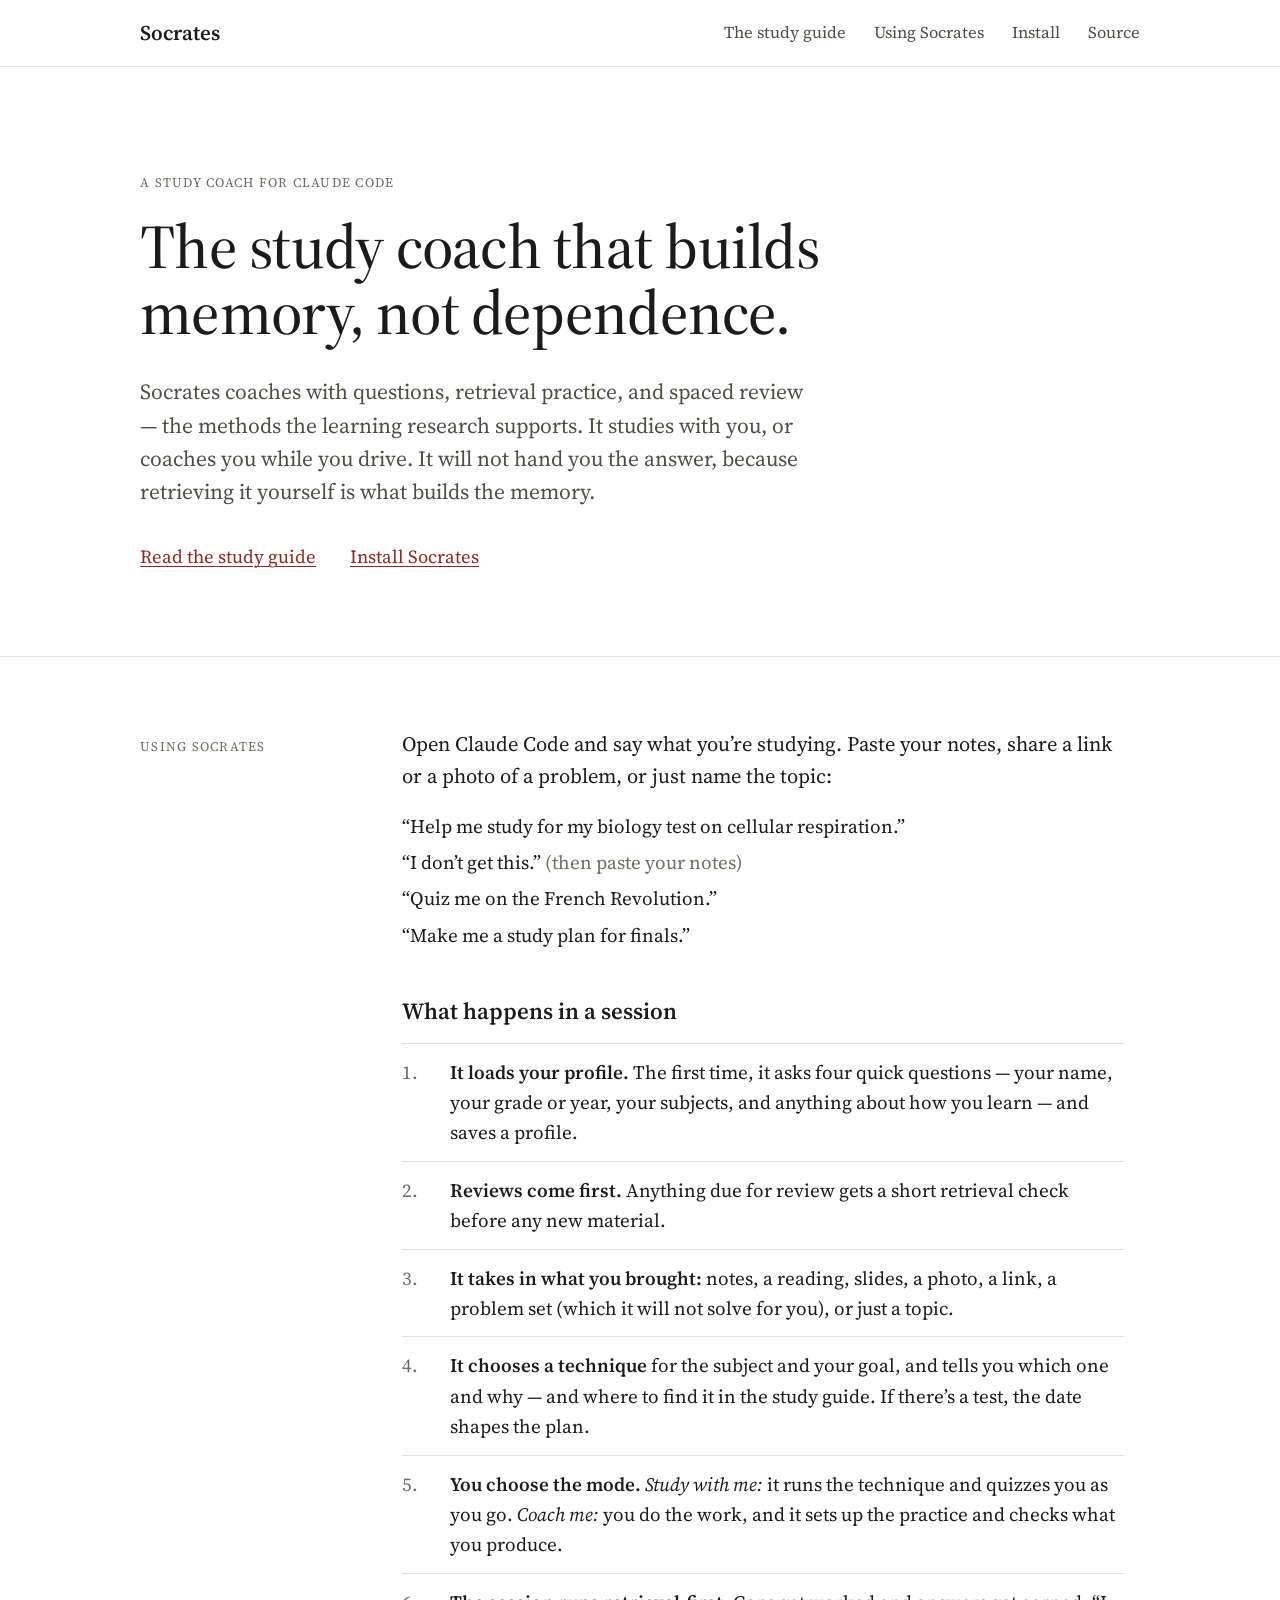
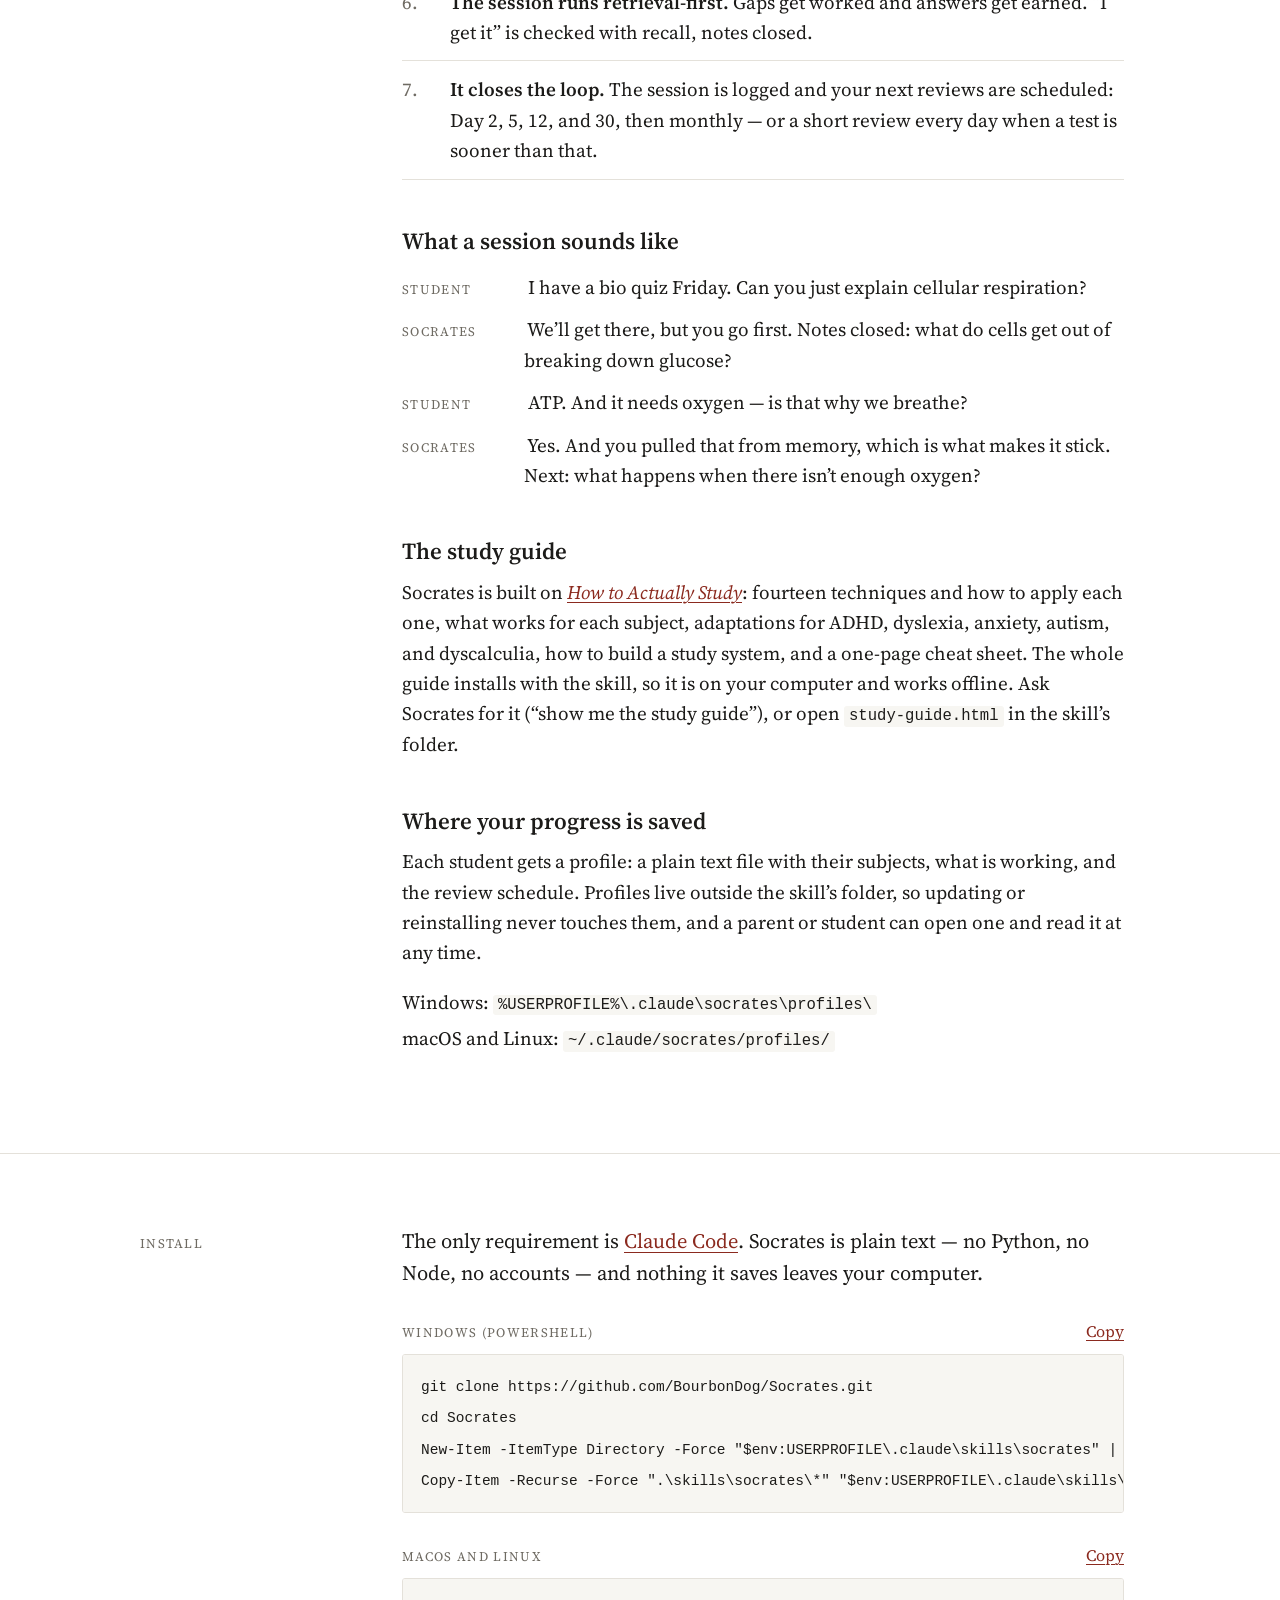
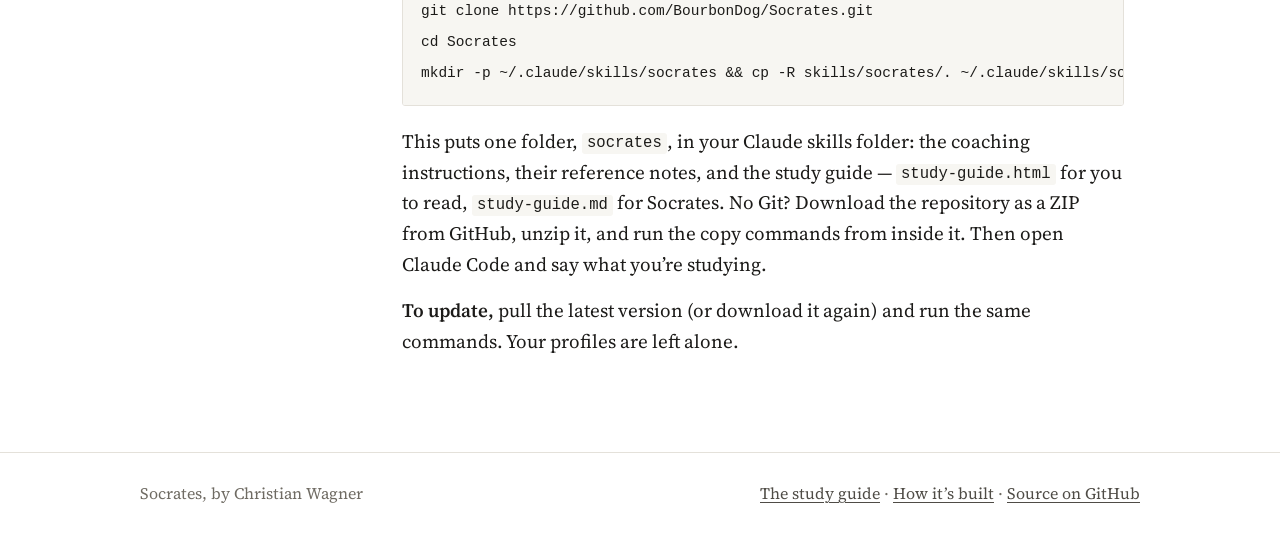
<file: docs/index.html>
<!doctype html>
<html lang="en">
<head>
<meta charset="utf-8">
<meta name="viewport" content="width=device-width, initial-scale=1">
<title>Socrates: a study coach for Claude Code</title>
<meta name="description" content="Socrates is a study coach for Claude Code. It coaches with questions, retrieval practice, and spaced review, and installs with the full study guide it is built on.">
<link rel="canonical" href="https://bourbondog.github.io/Socrates/">
<meta property="og:title" content="Socrates: the study coach that builds memory, not dependence">
<meta property="og:description" content="A study coach for Claude Code, for students from high school through graduate school. It installs with the full study guide it is built on.">
<meta property="og:type" content="website">
<meta property="og:url" content="https://bourbondog.github.io/Socrates/">
<link rel="icon" href="data:image/svg+xml,%3Csvg xmlns='http://www.w3.org/2000/svg' viewBox='0 0 64 64'%3E%3Crect width='64' height='64' rx='10' fill='%231c1b19'/%3E%3Ctext x='32' y='46' font-size='40' text-anchor='middle' fill='%23ffffff' font-family='Georgia,serif'%3E%CE%A3%3C/text%3E%3C/svg%3E">
<link rel="preload" href="fonts/source-serif-4-latin-opsz-normal.woff2" as="font" type="font/woff2" crossorigin>
<link rel="stylesheet" href="site.css">
</head>
<body>

<header class="site-nav">
  <div class="wrap nav-inner">
    <a class="wordmark" href="./">Socrates</a>
    <nav class="nav-links" aria-label="Site">
      <a href="study-guide/">The study guide</a>
      <a href="#using">Using Socrates</a>
      <a href="#install">Install</a>
      <a href="https://github.com/BourbonDog/Socrates">Source</a>
    </nav>
  </div>
</header>

<main>

<section class="hero">
  <div class="wrap">
    <p class="kicker">A study coach for Claude Code</p>
    <h1>The study coach that builds memory, not dependence.</h1>
    <p class="lede">Socrates coaches with questions, retrieval practice, and spaced review — the methods the learning research supports. It studies with you, or coaches you while you drive. It will not hand you the answer, because retrieving it yourself is what builds the memory.</p>
    <p class="cta"><a href="study-guide/">Read the study guide</a> <a href="#install">Install Socrates</a></p>
  </div>
</section>

<section class="section" id="using">
  <div class="wrap section-grid">
    <h2 class="section-label">Using Socrates</h2>
    <div class="section-body">
      <p class="lead">Open Claude Code and say what you’re studying. Paste your notes, share a link or a photo of a problem, or just name the topic:</p>
      <ul class="prompts">
        <li>“Help me study for my biology test on cellular respiration.”</li>
        <li>“I don’t get this.” <span class="aside">(then paste your notes)</span></li>
        <li>“Quiz me on the French Revolution.”</li>
        <li>“Make me a study plan for finals.”</li>
      </ul>

      <h3>What happens in a session</h3>
      <ol class="steps-list">
        <li><span><b>It loads your profile.</b> The first time, it asks four quick questions — your name, your grade or year, your subjects, and anything about how you learn — and saves a profile.</span></li>
        <li><span><b>Reviews come first.</b> Anything due for review gets a short retrieval check before any new material.</span></li>
        <li><span><b>It takes in what you brought:</b> notes, a reading, slides, a photo, a link, a problem set (which it will not solve for you), or just a topic.</span></li>
        <li><span><b>It chooses a technique</b> for the subject and your goal, and tells you which one and why — and where to find it in the study guide. If there’s a test, the date shapes the plan.</span></li>
        <li><span><b>You choose the mode.</b> <i>Study with me:</i> it runs the technique and quizzes you as you go. <i>Coach me:</i> you do the work, and it sets up the practice and checks what you produce.</span></li>
        <li><span><b>The session runs retrieval-first.</b> Gaps get worked and answers get earned. “I get it” is checked with recall, notes closed.</span></li>
        <li><span><b>It closes the loop.</b> The session is logged and your next reviews are scheduled: Day 2, 5, 12, and 30, then monthly — or a short review every day when a test is sooner than that.</span></li>
      </ol>

      <h3>What a session sounds like</h3>
      <div class="dialogue">
        <p><span class="speaker">Student</span> I have a bio quiz Friday. Can you just explain cellular respiration?</p>
        <p><span class="speaker">Socrates</span> We’ll get there, but you go first. Notes closed: what do cells get out of breaking down glucose?</p>
        <p><span class="speaker">Student</span> ATP. And it needs oxygen — is that why we breathe?</p>
        <p><span class="speaker">Socrates</span> Yes. And you pulled that from memory, which is what makes it stick. Next: what happens when there isn’t enough oxygen?</p>
      </div>

      <h3>The study guide</h3>
      <p>Socrates is built on <a href="study-guide/"><i>How to Actually Study</i></a>: fourteen techniques and how to apply each one, what works for each subject, adaptations for ADHD, dyslexia, anxiety, autism, and dyscalculia, how to build a study system, and a one-page cheat sheet. The whole guide installs with the skill, so it is on your computer and works offline. Ask Socrates for it (“show me the study guide”), or open <code>study-guide.html</code> in the skill’s folder.</p>

      <h3>Where your progress is saved</h3>
      <p>Each student gets a profile: a plain text file with their subjects, what is working, and the review schedule. Profiles live outside the skill’s folder, so updating or reinstalling never touches them, and a parent or student can open one and read it at any time.</p>
      <p class="paths">Windows: <code>%USERPROFILE%\.claude\socrates\profiles\</code><br>macOS and Linux: <code>~/.claude/socrates/profiles/</code></p>
    </div>
  </div>
</section>

<section class="section" id="install">
  <div class="wrap section-grid">
    <h2 class="section-label">Install</h2>
    <div class="section-body">
      <p class="lead">The only requirement is <a href="https://claude.com/claude-code">Claude Code</a>. Socrates is plain text — no Python, no Node, no accounts — and nothing it saves leaves your computer.</p>

      <div class="cmd">
        <div class="cmd-head"><span class="cmd-label">Windows (PowerShell)</span><button class="copy" type="button">Copy</button></div>
<pre><code>git clone https://github.com/BourbonDog/Socrates.git
cd Socrates
New-Item -ItemType Directory -Force "$env:USERPROFILE\.claude\skills\socrates" | Out-Null
Copy-Item -Recurse -Force ".\skills\socrates\*" "$env:USERPROFILE\.claude\skills\socrates"</code></pre>
      </div>

      <div class="cmd">
        <div class="cmd-head"><span class="cmd-label">macOS and Linux</span><button class="copy" type="button">Copy</button></div>
<pre><code>git clone https://github.com/BourbonDog/Socrates.git
cd Socrates
mkdir -p ~/.claude/skills/socrates &amp;&amp; cp -R skills/socrates/. ~/.claude/skills/socrates/</code></pre>
      </div>

      <p>This puts one folder, <code>socrates</code>, in your Claude skills folder: the coaching instructions, their reference notes, and the study guide — <code>study-guide.html</code> for you to read, <code>study-guide.md</code> for Socrates. No Git? Download the repository as a ZIP from GitHub, unzip it, and run the copy commands from inside it. Then open Claude Code and say what you’re studying.</p>
      <p><b>To update,</b> pull the latest version (or download it again) and run the same commands. Your profiles are left alone.</p>
    </div>
  </div>
</section>

</main>

<footer class="site-foot">
  <div class="wrap foot-inner">
    <span>Socrates, by Christian Wagner</span>
    <span><a href="study-guide/">The study guide</a> · <a href="https://github.com/BourbonDog/Socrates/blob/main/docs/design.md">How it’s built</a> · <a href="https://github.com/BourbonDog/Socrates">Source on GitHub</a></span>
  </div>
</footer>

<script>
document.querySelectorAll('.copy').forEach(function (btn) {
  btn.addEventListener('click', function () {
    var code = btn.closest('.cmd').querySelector('code').innerText;
    navigator.clipboard.writeText(code).then(function () {
      btn.textContent = 'Copied';
      setTimeout(function () { btn.textContent = 'Copy'; }, 1600);
    });
  });
});
</script>

</body>
</html>
</file>
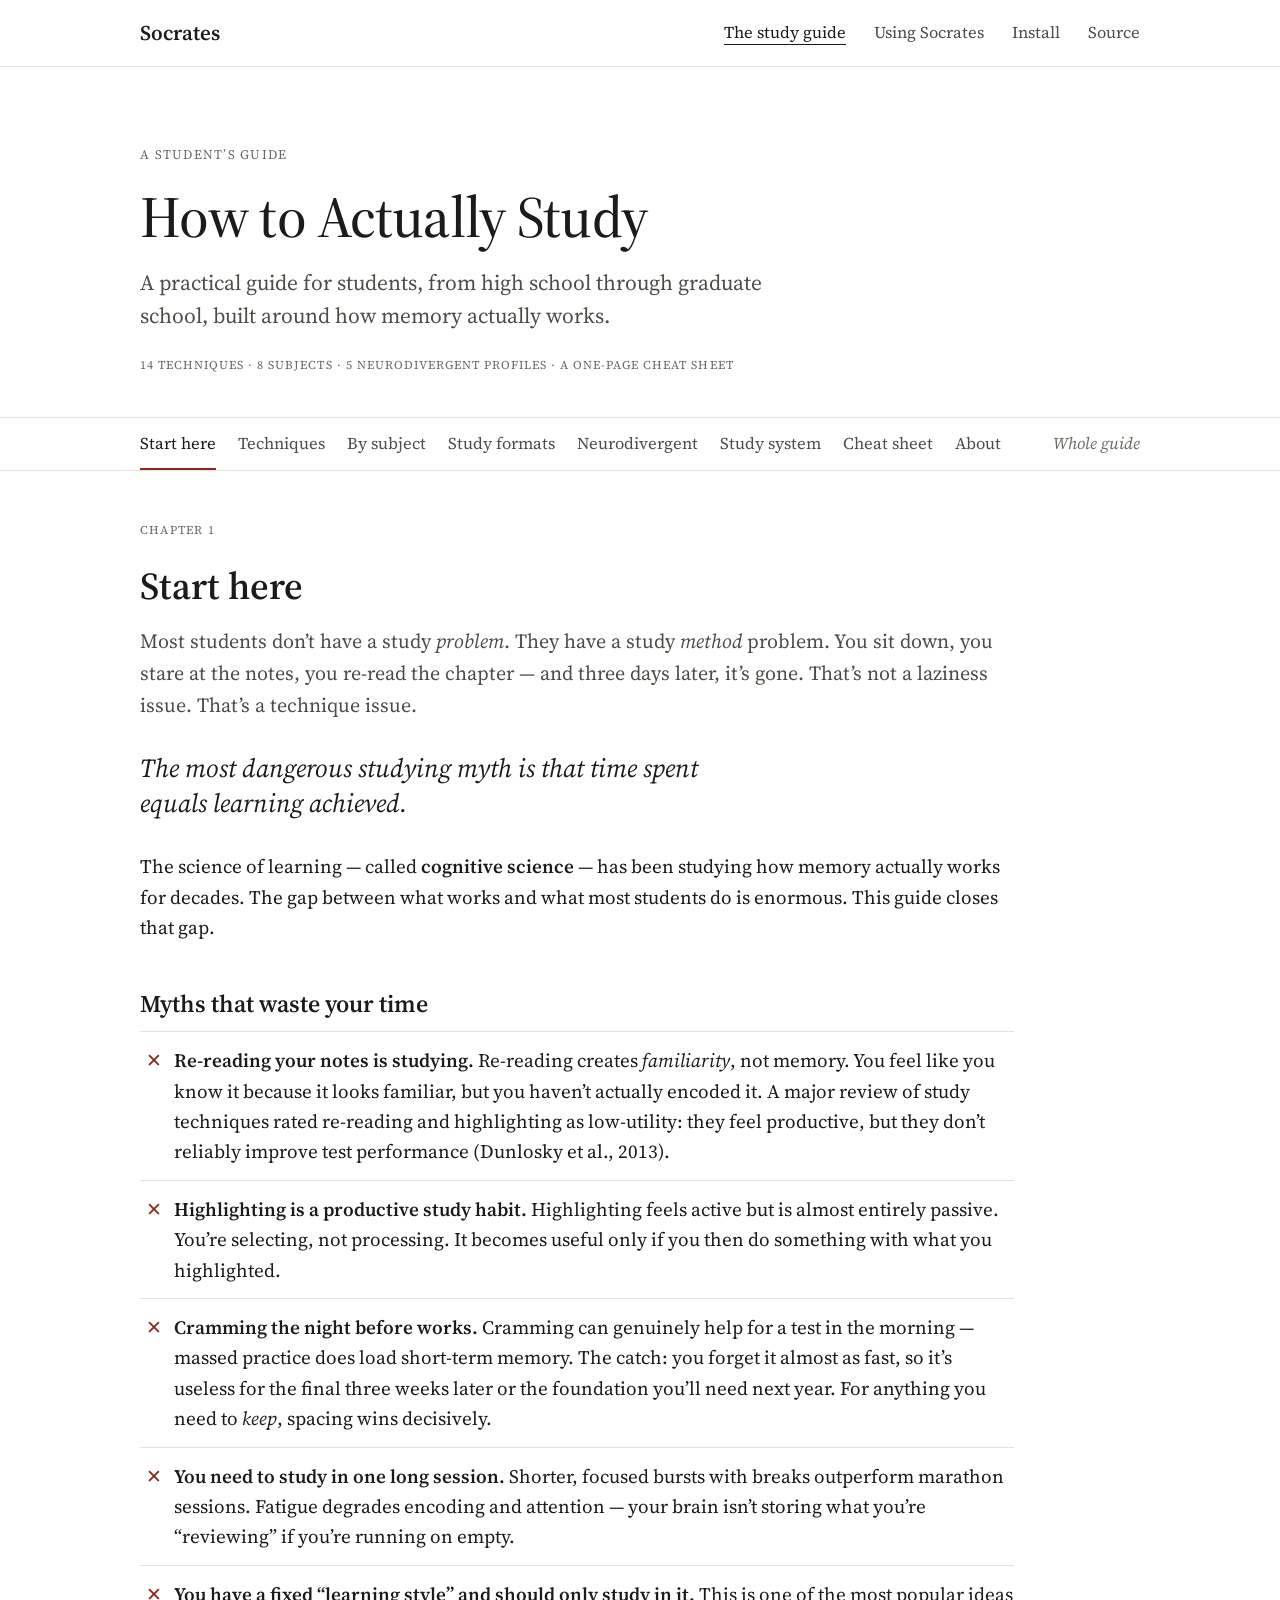
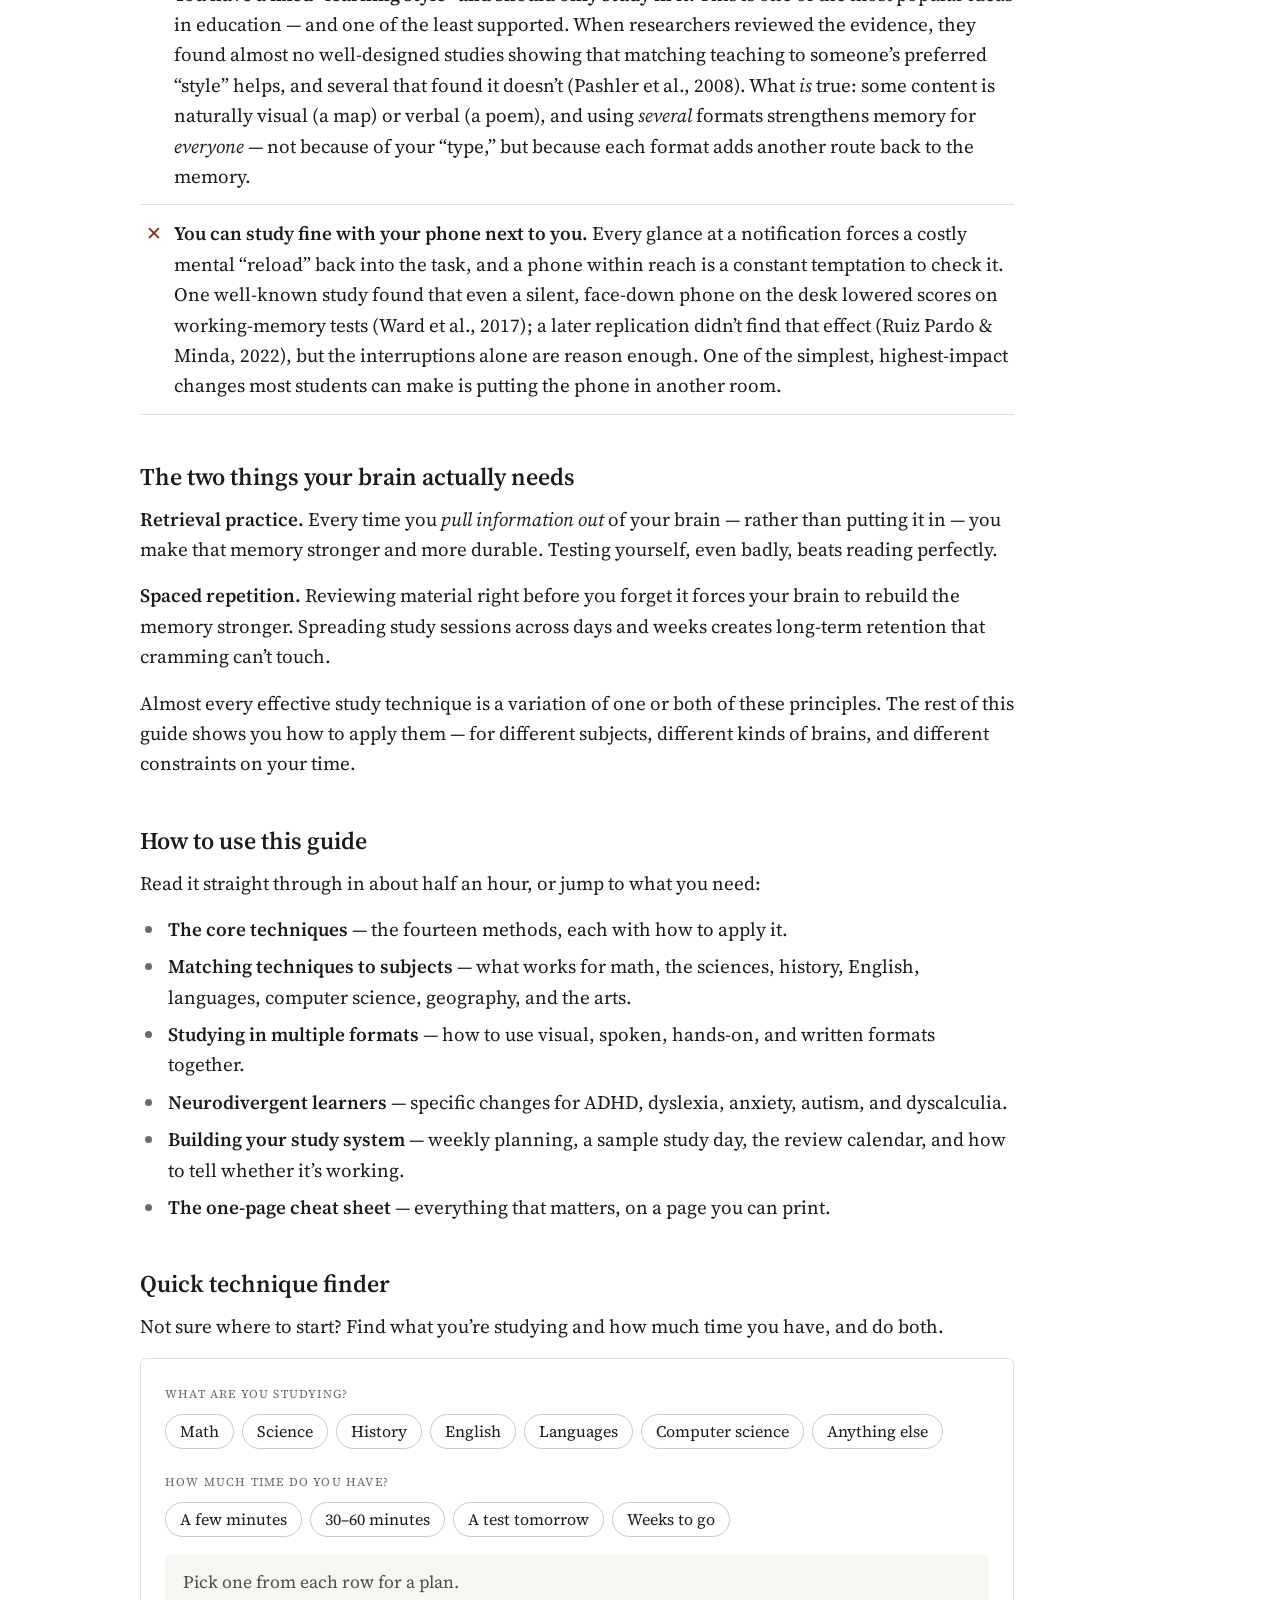
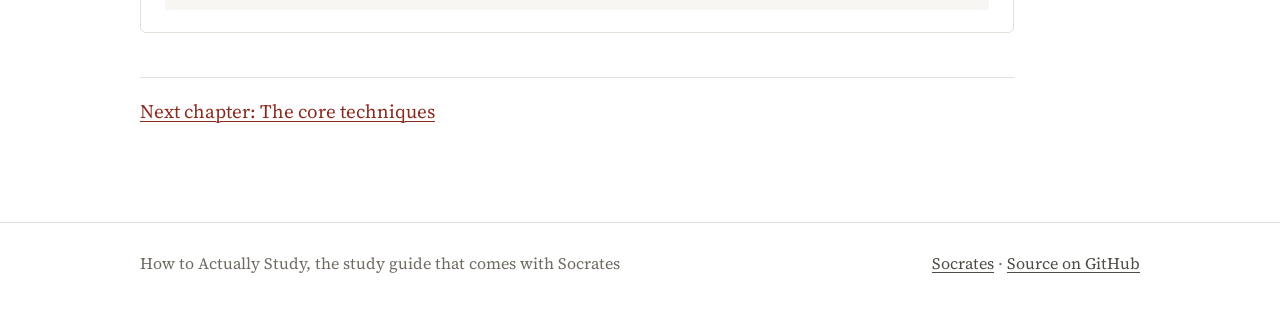
<file: docs/study-guide/index.html>
<!doctype html>
<html lang="en">
<head>
<meta charset="utf-8">
<meta name="viewport" content="width=device-width, initial-scale=1">
<title>How to Actually Study</title>
<meta name="description" content="A practical guide for students, from high school through graduate school, built around how memory actually works.">
<link rel="icon" href="data:image/svg+xml,%3Csvg xmlns='http://www.w3.org/2000/svg' viewBox='0 0 64 64'%3E%3Crect width='64' height='64' rx='10' fill='%231c1b19'/%3E%3Ctext x='32' y='46' font-size='40' text-anchor='middle' fill='%23ffffff' font-family='Georgia,serif'%3E%CE%A3%3C/text%3E%3C/svg%3E">
<link rel="canonical" href="https://bourbondog.github.io/Socrates/study-guide/">
<meta property="og:title" content="How to Actually Study">
<meta property="og:description" content="A practical guide for students, from high school through graduate school, built around how memory actually works.">
<meta property="og:type" content="article">
<meta property="og:url" content="https://bourbondog.github.io/Socrates/study-guide/">
<link rel="preload" href="../fonts/source-serif-4-latin-opsz-normal.woff2" as="font" type="font/woff2" crossorigin>
<link rel="stylesheet" href="../site.css">
</head>
<body class="guide-page">
<header class="site-nav">
  <div class="wrap nav-inner">
    <a class="wordmark" href="../">Socrates</a>
    <nav class="nav-links" aria-label="Site">
      <a href="./" aria-current="page">The study guide</a>
      <a href="../#using">Using Socrates</a>
      <a href="../#install">Install</a>
      <a href="https://github.com/BourbonDog/Socrates">Source</a>
    </nav>
  </div>
</header>

<header class="guide-head">
  <div class="wrap">
    <p class="kicker">A student’s guide</p>
    <h1>How to Actually Study</h1>
    <p class="subtitle">A practical guide for students, from high school through graduate school, built around how memory actually works.</p>
    <p class="meta">14 techniques · 8 subjects · 5 neurodivergent profiles · a one-page cheat sheet</p>
  </div>
</header>

<nav class="chapters" aria-label="Chapters">
<div class="wrap">
<ol>
<li><a href="#start-here">Start here</a></li>
<li><a href="#the-core-techniques">Techniques</a></li>
<li><a href="#matching-techniques-to-subjects">By subject</a></li>
<li><a href="#studying-in-multiple-formats">Study formats</a></li>
<li><a href="#neurodivergent-learners">Neurodivergent</a></li>
<li><a href="#building-your-study-system">Study system</a></li>
<li><a href="#the-one-page-cheat-sheet">Cheat sheet</a></li>
<li><a href="#about-this-guide">About</a></li>
<li class="all"><a href="#all">Whole guide</a></li>
</ol>
</div>
</nav>

<div class="wrap">
<article class="guide">
<section class="chapter" id="start-here">
<header class="chapter-head">
<p class="chapter-num">Chapter 1</p>
<h2>Start here</h2>
</header>
<p>Most students don’t have a study <em>problem</em>. They have a study <em>method</em> problem. You sit down, you stare at the notes, you re-read the chapter — and three days later, it’s gone. That’s not a laziness issue. That’s a technique issue.</p>
<blockquote class="pullquote"><p>The most dangerous studying myth is that time spent equals learning achieved.</p></blockquote>
<p>The science of learning — called <strong>cognitive science</strong> — has been studying how memory actually works for decades. The gap between what works and what most students do is enormous. This guide closes that gap.</p>
<section class="topic" id="myths-that-waste-your-time">
<h3>Myths that waste your time</h3>
<ul class="myths">
<li><strong>Re-reading your notes is studying.</strong> Re-reading creates <em>familiarity</em>, not memory. You feel like you know it because it looks familiar, but you haven’t actually encoded it. A major review of study techniques rated re-reading and highlighting as low-utility: they feel productive, but they don’t reliably improve test performance (Dunlosky et al., 2013).</li>
<li><strong>Highlighting is a productive study habit.</strong> Highlighting feels active but is almost entirely passive. You’re selecting, not processing. It becomes useful only if you then do something with what you highlighted.</li>
<li><strong>Cramming the night before works.</strong> Cramming can genuinely help for a test in the morning — massed practice does load short-term memory. The catch: you forget it almost as fast, so it’s useless for the final three weeks later or the foundation you’ll need next year. For anything you need to <em>keep</em>, spacing wins decisively.</li>
<li><strong>You need to study in one long session.</strong> Shorter, focused bursts with breaks outperform marathon sessions. Fatigue degrades encoding and attention — your brain isn’t storing what you’re “reviewing” if you’re running on empty.</li>
<li><strong>You have a fixed “learning style” and should only study in it.</strong> This is one of the most popular ideas in education — and one of the least supported. When researchers reviewed the evidence, they found almost no well-designed studies showing that matching teaching to someone’s preferred “style” helps, and several that found it doesn’t (Pashler et al., 2008). What <em>is</em> true: some content is naturally visual (a map) or verbal (a poem), and using <em>several</em> formats strengthens memory for <em>everyone</em> — not because of your “type,” but because each format adds another route back to the memory.</li>
<li><strong>You can study fine with your phone next to you.</strong> Every glance at a notification forces a costly mental “reload” back into the task, and a phone within reach is a constant temptation to check it. One well-known study found that even a silent, face-down phone on the desk lowered scores on working-memory tests (Ward et al., 2017); a later replication didn’t find that effect (Ruiz Pardo &amp; Minda, 2022), but the interruptions alone are reason enough. One of the simplest, highest-impact changes most students can make is putting the phone in another room.</li>
</ul>
</section>
<section class="topic" id="the-two-things-your-brain-actually-needs">
<h3>The two things your brain actually needs</h3>
<p><strong>Retrieval practice.</strong> Every time you <em>pull information out</em> of your brain — rather than putting it in — you make that memory stronger and more durable. Testing yourself, even badly, beats reading perfectly.</p>
<p><strong>Spaced repetition.</strong> Reviewing material right before you forget it forces your brain to rebuild the memory stronger. Spreading study sessions across days and weeks creates long-term retention that cramming can’t touch.</p>
<p>Almost every effective study technique is a variation of one or both of these principles. The rest of this guide shows you how to apply them — for different subjects, different kinds of brains, and different constraints on your time.</p>
</section>
<section class="topic" id="how-to-use-this-guide">
<h3>How to use this guide</h3>
<p>Read it straight through in about half an hour, or jump to what you need:</p>
<ul>
<li><strong>The core techniques</strong> — the fourteen methods, each with how to apply it.</li>
<li><strong>Matching techniques to subjects</strong> — what works for math, the sciences, history, English, languages, computer science, geography, and the arts.</li>
<li><strong>Studying in multiple formats</strong> — how to use visual, spoken, hands-on, and written formats together.</li>
<li><strong>Neurodivergent learners</strong> — specific changes for ADHD, dyslexia, anxiety, autism, and dyscalculia.</li>
<li><strong>Building your study system</strong> — weekly planning, a sample study day, the review calendar, and how to tell whether it’s working.</li>
<li><strong>The one-page cheat sheet</strong> — everything that matters, on a page you can print.</li>
</ul>
</section>
<section class="topic" id="quick-technique-finder">
<h3>Quick technique finder</h3>
<p>Not sure where to start? Find what you’re studying and how much time you have, and do both.</p>
<div class="finder-tables" data-finder>
<div class="table-wrap">
<table>
<thead>
<tr><th>If you’re studying</th><th>Do this</th></tr>
</thead>
<tbody>
<tr><td>Math</td><td>Do practice problems and interleave problem types; keep an error log and redo what you miss. Skip flashcards and re-reading.</td></tr>
<tr><td>Science</td><td>Active-recall the terminology, redraw diagrams from memory, and ask “why does this happen?” for each process.</td></tr>
<tr><td>History</td><td>Build timelines and cause-and-effect maps, then write practice answers from memory.</td></tr>
<tr><td>English</td><td>Make quote banks, map themes and characters, and plan essay structure before writing.</td></tr>
<tr><td>Languages</td><td>Use spaced-repetition flashcards (Anki) daily, and write or speak new vocabulary in real sentences.</td></tr>
<tr><td>Computer science</td><td>Code from scratch (no copy-paste), rubber-duck your logic out loud, and trace code by hand.</td></tr>
<tr><td>Anything else</td><td>Default to the universal combination: active recall plus spaced repetition.</td></tr>
</tbody>
</table>
</div>
<div class="table-wrap">
<table>
<thead>
<tr><th>If you have</th><th>Do this</th></tr>
</thead>
<tbody>
<tr><td>A few minutes</td><td>Do a Blurt: brain-dump everything you know on the topic, then check and fix the gaps.</td></tr>
<tr><td>30–60 minutes</td><td>Run one or two Pomodoros of <em>active</em> study (doing, not re-reading), with a genuine break between them.</td></tr>
<tr><td>A test tomorrow</td><td>Triage: active-recall only the highest-yield topics, do a Blurt to find the gaps — then sleep. Sleep consolidates more than one more tired hour.</td></tr>
<tr><td>Weeks to go</td><td>Set up a review calendar now (Day 1, 2, 5, 12, 30) so it sticks for the real exam.</td></tr>
</tbody>
</table>
</div>
</div>
</section>
<p class="chapter-next"><a href="#the-core-techniques">Next chapter: The core techniques</a></p>
</section>
<section class="chapter" id="the-core-techniques">
<header class="chapter-head">
<p class="chapter-num">Chapter 2</p>
<h2>The core techniques</h2>
</header>
<p>These aren’t tips — they’re methods. Most are strongly backed by research (a couple have lighter evidence, flagged where it matters), and each has a specific way to apply it. Learn the technique first, then adapt it to how you study.</p>
<article class="card technique" id="1-active-recall-self-testing">
<span class="numeral" aria-hidden="true">1</span>
<h3>Active recall (self-testing)</h3>
<p>The single most effective study technique for most students and most subjects. Instead of re-reading, you close the book and force yourself to retrieve the information from scratch. Every successful retrieval strengthens the memory. Every failed retrieval shows you exactly what to study.</p>
<div class="howto">
<p class="tag">How to apply it</p>
<p>After reading a section, close everything and write down everything you remember — like a brain dump. Then open the material and check what you missed. Alternatively: make flashcards and quiz yourself; cover your notes and recite out loud; or try answering past exam questions without looking anything up first.</p>
</div>
<ul class="chips" aria-label="Good for"><li>Vocabulary</li><li>History facts</li><li>Science concepts</li><li>Math formulas</li><li>Literature themes</li></ul>
<aside class="callout adhd">
<p class="tag">ADHD adaptation</p>
<p>Keep recall sessions short — 10 minutes at most. Use index cards you can physically shuffle and flip. Apps like Anki or Quizlet with gamified streaks can harness the dopamine system. Avoid long self-testing marathons; momentum matters more than duration.</p>
</aside>
</article>
<article class="card technique" id="2-spaced-repetition">
<span class="numeral" aria-hidden="true">2</span>
<h3>Spaced repetition</h3>
<p>Reviewing information at increasing intervals exploits the “spacing effect”: memories reviewed just before they fade are rebuilt stronger each time. It’s efficient — more retention for less total study time.</p>
<div class="howto">
<p class="tag">How to apply it</p>
<p>Learn it on Day 1, then review it on Day 2, Day 5, Day 12, and Day 30 — then monthly until the exam. (The review calendar in <em>Building your study system</em> lays this out.) If you’re using flashcards, sort them into piles: “know it,” “shaky,” and “don’t know.” Review “don’t know” every session, “shaky” every two or three days, and “know it” weekly. Anki automates this with an algorithm.</p>
</div>
<ul class="chips" aria-label="Good for"><li>Languages</li><li>Vocabulary</li><li>Biology terms</li><li>Historical dates</li><li>Math formulas</li></ul>
<aside class="callout tip">
<p class="tag">Tip</p>
<p>Pair spaced repetition with active recall and you have the most powerful learning combination known. It’s how many medical students learn thousands of terms — and it works at any level.</p>
</aside>
</article>
<article class="card technique" id="3-the-feynman-technique">
<span class="numeral" aria-hidden="true">3</span>
<h3>The Feynman technique</h3>
<p>Named after the physicist Richard Feynman, this technique is simple and brutal: if you can’t explain something simply, you don’t actually understand it. It forces you to find the gaps in your understanding — not just the gaps in your memorization. (Researchers call the underlying skill <strong>self-explanation</strong>: explaining <em>how</em> and <em>why</em> something works, in your own words, is one of the most reliable ways to turn shaky familiarity into real understanding.)</p>
<div class="howto">
<p class="tag">How to apply it</p>
<ol class="steps">
<li><strong>Choose a concept.</strong> Pick one topic — photosynthesis, the causes of World War I, how quadratics work.</li>
<li><strong>Explain it to a 10-year-old (or your notebook).</strong> Write or speak a full explanation using simple words. No jargon. If you can’t say it simply, you don’t know it yet.</li>
<li><strong>Find where you got stuck.</strong> Any place you said “um,” used the textbook term without understanding it, or went blank — that’s what you need to study.</li>
<li><strong>Go back and fix it.</strong> Return to your materials specifically to fill the gaps. Then try again.</li>
</ol>
</div>
<ul class="chips" aria-label="Good for"><li>Science concepts</li><li>Math proofs</li><li>Historical causation</li><li>Philosophy</li><li>Economics</li></ul>
</article>
<article class="card technique" id="4-cornell-notes">
<span class="numeral" aria-hidden="true">4</span>
<h3>Cornell notes</h3>
<p>A structured note format whose real value is what it makes you <em>do</em>: put ideas in your own words, then test yourself on them. The layout isn’t magic — the gains come from this generative processing (reformulating and self-quizzing), not from the columns themselves. Done as mindless copying, Cornell notes help no more than any other notes.</p>
<div class="howto">
<p class="tag">How to apply it</p>
<p>Divide your page into three areas: a narrow <strong>cue column</strong> on the left (about 2.5 inches), a wide <strong>notes area</strong> on the right, and a <strong>summary box</strong> at the bottom (about 2 inches). During class or reading, write notes in the right column. Afterward, write questions in the left column that your notes answer. At the bottom, write a two- or three-sentence summary in your own words. To review, cover the notes and use the questions to quiz yourself.</p>
</div>
<ul class="chips" aria-label="Good for"><li>Lectures</li><li>Textbooks</li><li>History</li><li>Science</li></ul>
<aside class="callout adhd">
<p class="tag">ADHD adaptation</p>
<p>Cornell can feel rigid. Modify it: use a two-column sticky-note system instead, or go digital with Notion or OneNote, where you can add tags. The key is the question column — even if the layout is looser, adding questions to your notes transforms them.</p>
</aside>
</article>
<article class="card technique" id="5-the-pomodoro-technique">
<span class="numeral" aria-hidden="true">5</span>
<h3>The Pomodoro technique</h3>
<p>A time-management method that breaks study into structured intervals. It works because it makes the task feel finite, forces you to protect focus time, and builds in the breaks your brain needs to consolidate what it just processed. It protects your attention; the learning itself still comes from active techniques, like recall, inside each block.</p>
<div class="howto">
<p class="tag">How to apply it</p>
<p>The standard version: 25 minutes of focused work, a 5-minute break, repeat four times, then a longer 20–30-minute break. During the 25 minutes, do nothing but the task — phone in another room, one tab open. After four cycles (“pomodoros”), do something genuinely restorative: walk, eat, stretch — not scroll.</p>
</div>
<p><strong>Works best for</strong> students who procrastinate, long writing assignments, math problem sets, and anyone who loses track of time.</p>
<p><strong>Watch out if</strong> you hit flow states (interrupting deep focus can be counterproductive), or if you tend to use the timer as permission to put off starting.</p>
<aside class="callout adhd">
<p class="tag">ADHD adaptation: a modified Pomodoro</p>
<p>The standard 25/5 split doesn’t work for every ADHD brain. Try 10/5 (10 minutes of work, 5 of rest) to start, and build up as you succeed. The goal is starting, not duration. Also try body-doubling: work alongside someone else, in person or on a virtual co-working stream — the social context helps engage executive function.</p>
</aside>
</article>
<article class="card technique" id="6-mind-mapping">
<span class="numeral" aria-hidden="true">6</span>
<h3>Mind mapping</h3>
<p>A visual technique for showing how concepts connect. Unlike linear notes, a mind map radiates out from a central idea, making relationships and structure visible at a glance. It’s best for understanding how things fit together, not for memorizing individual facts.</p>
<div class="howto">
<p class="tag">How to apply it</p>
<p>Write the central topic in the middle of a blank page. Draw branches out to the main subtopics. Add smaller branches for details, examples, or connections. Use color, symbols, and drawings — the more distinctive, the more memorable. Don’t just copy your notes; force yourself to reorganize them into a structure that makes sense to <em>you</em>.</p>
</div>
<ul class="chips" aria-label="Good for"><li>Essay planning</li><li>History overviews</li><li>Biology systems</li><li>Review summaries</li></ul>
<aside class="callout tip">
<p class="tag">Going further</p>
<p>Use a different color for each branch, sketch icons instead of words, and create a master overview map at the start of each unit, updating it as you learn more. To show how ideas <em>relate</em> (not just cluster), label the lines between them — “causes,” “depends on.” A map with labeled links (a “concept map”) forces deeper thinking than a plain web.</p>
</aside>
<aside class="callout caution">
<p class="tag">Caution</p>
<p>The evidence for mind mapping is weaker than for active recall or spacing, and it’s easy to spend an hour making something <em>beautiful</em> rather than <em>learned</em>. Keep it fast and rough, and always finish by closing the map and rebuilding it from memory — that retrieval is where the learning actually happens.</p>
</aside>
</article>
<article class="card technique" id="7-interleaving-mixing-practice">
<span class="numeral" aria-hidden="true">7</span>
<h3>Interleaving (mixing practice)</h3>
<p>Most students study one topic at a time until they’ve mastered it (“blocked practice”). Research shows that deliberately <em>mixing</em> problem types or topics — even when it feels harder — produces better long-term retention and transfer.</p>
<div class="howto">
<p class="tag">How to apply it</p>
<p>Instead of doing 20 quadratic equations and then 20 factoring problems, mix them: problem 1 (quadratic), problem 2 (factoring), problem 3 (quadratic), and so on. In history, rotate between cause-and-effect questions, timeline questions, and primary-source analysis. It’ll feel harder — that’s the point. Difficulty during practice means durability in memory.</p>
</div>
<ul class="chips" aria-label="Good for"><li>Math</li><li>Science problems</li><li>Languages</li><li>Test prep</li></ul>
<aside class="callout caution">
<p class="tag">Common mistake</p>
<p>Interleaving is <em>not</em> the same as randomly bouncing between subjects every few minutes. You still need to understand the fundamentals of each topic before mixing. Think of it as practice for exam conditions, where you won’t be told which method to use.</p>
</aside>
</article>
<article class="card technique" id="8-elaborative-interrogation-ask-why">
<span class="numeral" aria-hidden="true">8</span>
<h3>Elaborative interrogation (ask “why?”)</h3>
<p>A deceptively simple technique: for every fact you’re trying to learn, ask <strong>why it’s true</strong> and generate an explanation. This connects new information to things you already know, creating a richer memory network that’s far easier to retrieve.</p>
<div class="howto">
<p class="tag">How to apply it</p>
<p>Read a fact: “Mitosis produces two genetically identical cells.” Ask: why? (To replace cells without changing the genetic blueprint.) Why does that matter? (A skin cell replacing itself needs the same genetic instructions.) Keep asking until you’ve linked it to something you already understand. Write the chain of whys in the margin.</p>
</div>
<ul class="chips" aria-label="Good for"><li>Biology</li><li>Chemistry</li><li>Historical causation</li><li>Economics</li><li>Physics</li></ul>
</article>
<article class="card technique" id="9-sq3r-active-reading">
<span class="numeral" aria-hidden="true">9</span>
<h3>SQ3R (active reading)</h3>
<p>SQ3R turns passive reading into an active process. Most students read textbooks start to finish without retaining much. SQ3R builds questions before you read, forcing your brain to search for answers rather than passively absorbing words.</p>
<div class="howto">
<p class="tag">How to apply it</p>
<ul>
<li><strong>Survey:</strong> skim the headings, bold terms, diagrams, and summary before reading. Get the map.</li>
<li><strong>Question:</strong> turn each heading into a question. “Types of Chemical Bonds” becomes “What are the types of chemical bonds, and how do they differ?”</li>
<li><strong>Read</strong> to answer your questions.</li>
<li><strong>Recite:</strong> after each section, look away and answer your question from memory.</li>
<li><strong>Review:</strong> at the end, summarize the whole chapter in your own words.</li>
</ul>
</div>
<ul class="chips" aria-label="Good for"><li>Textbook reading</li><li>Science chapters</li><li>History texts</li></ul>
<aside class="callout caution">
<p class="tag">Honest caveat</p>
<p>As a full five-step package, SQ3R has surprisingly little direct research behind it. The steps that carry the weight are the well-proven ones: turning headings into questions and reciting from memory are forms of self-testing. If the full ritual feels like too much, just do <strong>3R — read, recite, review</strong>: read a section, look away and say it back, then check. In experiments with college students, 3R led to better recall than either re-reading or note-taking, and it took less time than taking notes (McDaniel, Howard &amp; Einstein, 2009).</p>
</aside>
</article>
<article class="card technique" id="10-the-blurt-brain-dump">
<span class="numeral" aria-hidden="true">10</span>
<h3>The Blurt (brain dump)</h3>
<p>The simplest active recall technique there is. Take a blank piece of paper, write the topic at the top, and then write down everything you know about it — without looking at anything. Everything. Then check what you missed and study only those gaps.</p>
<div class="howto">
<p class="tag">How to apply it</p>
<p>Before a test, blurt everything you know about “The French Revolution” or “Chapter 5: Cell Division.” What comes out easily is consolidated. What you struggle with or forget completely is exactly what needs work. Repeat after filling the gaps until the page is full. This works as a self-diagnostic as much as a learning technique.</p>
</div>
<ul class="chips" aria-label="Good for"><li>Pre-test review</li><li>Any subject</li><li>Quick check-ins</li></ul>
<aside class="callout adhd">
<p class="tag">ADHD adaptation</p>
<p>The Blurt is perfect for ADHD — it’s open-ended, time-limited, and produces something tangible. Set a timer for 5–7 minutes. Speak it out loud instead of writing if that’s easier, and record a voice note. Movement version: pace while you blurt out loud.</p>
</aside>
</article>
<article class="card technique" id="11-dual-coding-words-and-visuals">
<span class="numeral" aria-hidden="true">11</span>
<h3>Dual coding (words and visuals)</h3>
<p>Pair what you’re learning with a relevant picture: a diagram, sketch, timeline, flowchart, or quick doodle. Storing an idea as <em>both</em> words and an image gives your memory two independent routes back to it — so if one fails on test day, the other can still fire. This is the real, evidence-based reason visual study tools work, and it helps every student, not a “type.”</p>
<div class="howto">
<p class="tag">How to apply it</p>
<p>As you take notes, add a small drawing or diagram beside key ideas — keep it rough; meaning beats art. Turn a process into a flowchart, a comparison into a table, a trend into a sketched graph. Then cover the words and explain the picture; cover the picture and redraw it from the words. Don’t just decorate — the image has to carry real meaning.</p>
</div>
<ul class="chips" aria-label="Good for"><li>Biology processes</li><li>History timelines</li><li>Physics and chemistry</li><li>Geography</li><li>Vocabulary</li></ul>
</article>
<article class="card technique" id="12-pretesting-guess-before-you-learn">
<span class="numeral" aria-hidden="true">12</span>
<h3>Pretesting (guess before you learn)</h3>
<p>Try to answer questions on a topic <em>before</em> you’ve studied it — and don’t worry about getting them wrong. The act of guessing, then seeing the right answer, makes that answer far stickier than reading it cold. Being wrong first actually primes your brain to grab the correct information when it arrives.</p>
<div class="howto">
<p class="tag">How to apply it</p>
<p>Before reading a new chapter, attempt the end-of-chapter questions, or turn each heading into a question and take a guess. Then check your answers as you read. It feels uncomfortable to attempt things you “haven’t learned yet” — that discomfort is the technique working.</p>
</div>
<ul class="chips" aria-label="Good for"><li>New topics</li><li>Textbook chapters</li><li>Science and math</li><li>Any subject with practice questions</li></ul>
</article>
<article class="card technique" id="13-concrete-examples">
<span class="numeral" aria-hidden="true">13</span>
<h3>Concrete examples</h3>
<p>Abstract ideas are slippery; examples give them something to stick to. When you’re learning a concept, collect two or three concrete, real examples of it — ideally from <em>different</em> contexts, so your brain latches onto the underlying idea rather than the surface details of a single case.</p>
<div class="howto">
<p class="tag">How to apply it</p>
<p>For each concept, write down a couple of specific examples in your own words — then try to invent one yourself that wasn’t in the book (that’s the real test of understanding). It works in reverse too: gather several examples and figure out the principle that connects them. Vary the examples so you don’t tie the idea to one situation.</p>
</div>
<ul class="chips" aria-label="Good for"><li>Abstract concepts</li><li>Economics</li><li>Physics</li><li>Definitions</li><li>Essay arguments</li></ul>
</article>
<article class="card technique" id="14-self-explanation">
<span class="numeral" aria-hidden="true">14</span>
<h3>Self-explanation</h3>
<p>The close cousin of the Feynman technique — but aimed at <em>process</em> rather than a whole topic. As you work through a solved problem or a passage, pause at each step and explain to yourself <strong>why this step, and why now</strong>. It turns silent reading or copying into active sense-making, and it surfaces the steps you were secretly taking on faith.</p>
<div class="howto">
<p class="tag">How to apply it</p>
<p>Work through a worked example one line at a time. At each line, ask: “Why is this step here? What rule makes it valid? How does it follow from the line before?” Say or write the answer. When reading, after each paragraph explain how it connects to what came before. Anywhere you can’t explain the “why” is a gap to go fix.</p>
</div>
<ul class="chips" aria-label="Good for"><li>Math worked examples</li><li>Physics and chemistry</li><li>Computer science</li><li>Dense readings</li></ul>
</article>
<p class="chapter-next"><a href="#matching-techniques-to-subjects">Next chapter: Matching techniques to subjects</a></p>
</section>
<section class="chapter" id="matching-techniques-to-subjects">
<header class="chapter-head">
<p class="chapter-num">Chapter 3</p>
<h2>Matching techniques to subjects</h2>
</header>
<p>Different subjects put different demands on your brain. Math is not English is not chemistry. Here’s how to use techniques strategically — and why some methods that work brilliantly for one subject fail for another.</p>
<div class="card-grid">
<article class="card" id="mathematics">
<h3>Mathematics</h3>
<ul>
<li>Practice problems — always</li>
<li>Interleaving (mix problem types)</li>
<li>Worked examples, then cover and redo</li>
<li>The Feynman technique for proofs</li>
<li>An error log: redo every problem you got wrong</li>
</ul>
<p class="avoid"><strong>Avoid</strong> flashcards and re-reading notes. Math is learned by doing, not watching.</p>
</article>
<article class="card" id="sciences">
<h3>Sciences</h3>
<ul>
<li>Diagrams, with labeled redrawing from memory</li>
<li>Active recall on terminology (flashcards)</li>
<li>Elaborative interrogation (“why does this reaction happen?”)</li>
<li>Worked past-paper questions</li>
<li>Concept mapping to link systems</li>
</ul>
<p class="best"><strong>Best combination:</strong> Cornell notes, active recall, and a mind map for the overview.</p>
</article>
<article class="card" id="history">
<h3>History</h3>
<ul>
<li>Timelines (visual and sequential)</li>
<li>Cause-and-effect webs (a mind-map variant)</li>
<li>Active recall of dates and events</li>
<li>Practice essays, written without notes</li>
<li>Perspective cards: “who believed what, and why?”</li>
</ul>
<p class="best"><strong>Best combination:</strong> Cornell notes for reading, the Blurt for review, then practice essays.</p>
</article>
<article class="card" id="english-and-literature">
<h3>English and literature</h3>
<ul>
<li>Quote banks (active recall of key quotes)</li>
<li>Character and theme diagrams</li>
<li>Essay planning (structure before writing)</li>
<li>Reading aloud for rhythm and voice</li>
<li>Argument mapping: thesis, evidence, analysis</li>
</ul>
<p class="avoid"><strong>Avoid</strong> re-reading the text passively. Analyze as you read.</p>
</article>
<article class="card" id="foreign-languages">
<h3>Foreign languages</h3>
<ul>
<li>Spaced repetition for vocabulary (Anki is ideal)</li>
<li>Shadowing: listen and repeat aloud</li>
<li>Active recall: translate without looking</li>
<li>Writing sentences with new vocabulary (context beats isolation)</li>
<li>Music and podcasts in the target language</li>
</ul>
<p class="best"><strong>Best combination:</strong> Anki daily, plus writing and speaking aloud.</p>
</article>
<article class="card" id="computer-science">
<h3>Computer science</h3>
<ul>
<li>Code from scratch (no copy-paste learning)</li>
<li>Rubber-duck debugging (explain your code to an object)</li>
<li>Trace through code by hand to check the logic</li>
<li>The Feynman technique for algorithms</li>
<li>Active recall of syntax and concepts</li>
</ul>
<p class="avoid"><strong>Avoid</strong> watching tutorials without coding alongside. Passive watching creates false familiarity.</p>
</article>
<article class="card" id="geography-and-social-studies">
<h3>Geography and social studies</h3>
<ul>
<li>Map labeling (draw and label from memory)</li>
<li>Case-study cards: location, facts, significance</li>
<li>Cause-and-effect diagrams</li>
<li>Data and statistics recall cards</li>
</ul>
<p class="best"><strong>Best combination:</strong> visual maps plus case-study active recall.</p>
</article>
<article class="card" id="music-and-the-arts">
<h3>Music and the arts</h3>
<ul>
<li>Spaced practice (30 minutes daily beats three hours on the weekend)</li>
<li>Record yourself, then listen critically</li>
<li>Active recall for theory terms</li>
<li>Break pieces into sections and master each one</li>
</ul>
<p class="best"><strong>Consistency beats duration.</strong> Daily practice builds motor and auditory memory.</p>
</article>
</div>
<section class="topic" id="when-a-technique-isnt-working-switch-it-up">
<h3>When a technique isn’t working, switch it up</h3>
<p>Not every technique suits every student, even in the same subject. Here’s a quick swap guide.</p>
<p><strong>If flashcards aren’t sticking:</strong></p>
<ul>
<li>Put the fact in a <em>story</em> or analogy instead</li>
<li>Use image-based cards instead of text-only ones</li>
<li>Speak the answer out loud instead of reading it</li>
<li>Switch from solo review to quizzing a friend</li>
</ul>
<p><strong>If mind maps feel chaotic:</strong></p>
<ul>
<li>Try a simple outline first</li>
<li>Use a table: concept, definition, example, connection</li>
<li>Try Cornell notes instead if you think more linearly</li>
</ul>
<p><strong>If practice problems aren’t improving your scores:</strong></p>
<ul>
<li>You’re doing, not learning: after each problem, explain <em>why</em> the method works</li>
<li>Keep an error log, and practice only what you got wrong</li>
<li>Study worked examples first, then attempt problems on your own</li>
</ul>
<p><strong>If active recall feels impossible:</strong></p>
<ul>
<li>Start with the book open, and glance at it less and less over time</li>
<li>Try prompt-based recall: cover everything except a single keyword</li>
<li>Do a Blurt with a friend — talking makes retrieval feel less high-stakes</li>
</ul>
</section>
<p class="chapter-next"><a href="#studying-in-multiple-formats">Next chapter: Studying in multiple formats</a></p>
</section>
<section class="chapter" id="studying-in-multiple-formats">
<header class="chapter-head">
<p class="chapter-num">Chapter 4</p>
<h2>Studying in multiple formats</h2>
</header>
<p>You’ll often hear people call themselves a “visual learner” or an “auditory learner.” It’s a comfortable idea — but matching study to a fixed personal “style” hasn’t held up when researchers tested it (Pashler et al., 2008). Two things <em>are</em> true and useful. First, some material suits a particular format — a map wants to be seen, a poem wants to be heard. Second, encoding the same idea in <em>several</em> formats builds stronger, more retrievable memories for <strong>everyone</strong>. So treat the sections below not as “your type,” but as a toolbox: match the tool to the <em>content</em>, and stack a few formats together for anything important.</p>
<aside class="callout tip">
<p class="tag">The honest truth</p>
<p>A format preference is fine as a way to <em>get started</em> — if diagrams pull you in, start there. Just don’t stop there. The student who draws a concept <em>and</em> says it aloud <em>and</em> writes an example will out-remember the one who only draws. Preference affects motivation; multi-format encoding affects memory. Use the first to start and the second to learn.</p>
</aside>
<article class="card" id="visual-formats">
<h3>Visual formats</h3>
<p><em>Best for content with structure, relationships, or a sequence you can see.</em></p>
<p>Reach for these when the material is spatial or graphical — processes, hierarchies, comparisons, anything where <em>seeing</em> the relationships makes them click. They’re useful to everyone, especially as the visual half of dual coding.</p>
<ul>
<li><strong>Mind maps and concept webs</strong> — especially for complex, interconnected material</li>
<li><strong>Color-coded notes</strong> — assign colors to categories, not at random (blue for causes, red for effects, green for key terms)</li>
<li><strong>Sketch-noting</strong> — combine small drawings, symbols, and text in the margins</li>
<li><strong>Flowcharts and process diagrams</strong> — excellent for biological processes, historical sequences, and algorithms</li>
<li><strong>Timelines drawn spatially</strong> rather than listed</li>
<li><strong>Flashcards with images</strong> — add a small, relevant sketch to each card</li>
<li><strong>Cover-and-redraw</strong> — study a diagram, then reproduce it from memory</li>
</ul>
<p><strong>Setting:</strong> a clean, visually uncluttered space. Whiteboards are ideal; standing and writing large gives you room to lay the ideas out.</p>
</article>
<article class="card" id="auditory-formats">
<h3>Auditory formats</h3>
<p><em>Best for language, argument, and anything that lives in sound or speech.</em></p>
<p>Reach for these when you can put the material into sound — explaining out loud, discussing, or hearing it. Speaking an idea also doubles as active recall, which is why “teach it aloud” is so powerful for anyone.</p>
<ul>
<li><strong>Read your notes out loud</strong> — your own voice leaves a more memorable trace than silent reading</li>
<li><strong>Explain concepts to a friend or a recording device</strong> — teach it, and you’ll hear whether you really know it</li>
<li><strong>Record yourself summarizing a topic,</strong> then play it back while walking or eating</li>
<li><strong>Study groups and discussions</strong> — talking about material beats reading it alone</li>
<li><strong>Mnemonic rhymes and verbal patterns</strong> — rhythm aids recall (think of how easily song lyrics stick)</li>
<li><strong>Podcast-style review</strong> — some subjects have audio resources; use them</li>
<li><strong>The Feynman technique, spoken aloud</strong> — explaining verbally is especially powerful</li>
</ul>
<p><strong>Setting:</strong> some people concentrate better with background music or ambient sound than in silence. If you use music, keep it instrumental during intensive work.</p>
</article>
<article class="card" id="hands-on-formats">
<h3>Hands-on formats</h3>
<p><em>Best for procedures, skills, and abstract ideas that need to be made concrete.</em></p>
<p>Reach for these when sitting and reading isn’t sticking, or when the material is a procedure or a skill. Acting things out, building models, and moving while you review can boost focus and motivation — and turning an abstract idea into something physical makes it concrete.</p>
<ul>
<li><strong>Walk-and-review</strong> — pace while reviewing flashcards or talking through a topic</li>
<li><strong>Build models or use physical objects</strong> — 3D molecule models for chemistry, a physical timeline on the floor</li>
<li><strong>Role-play and dramatize</strong> — act out historical events, simulate scientific processes</li>
<li><strong>Write by hand</strong> — handwriting is slower than typing, so it forces you to summarize in your own words instead of transcribing word for word (that processing is the real benefit, not the physical act itself)</li>
<li><strong>Whiteboard standing sessions</strong> — standing and writing large keeps you moving</li>
<li><strong>Manipulatives for math</strong> — physical counters, geometry tools, graph paper</li>
<li><strong>Study games</strong> — Quizlet Live, Kahoot-style quizzes, competitive flashcard drills</li>
<li><strong>Cook, build, or create to learn</strong> — apply chemistry to cooking, physics to sports mechanics</li>
</ul>
<p><strong>Setting:</strong> don’t fight the urge to move. A standing desk, pacing, or changing locations can all help if sitting still for hours drains your focus.</p>
</article>
<article class="card" id="text-based-formats">
<h3>Text-based formats</h3>
<p><em>Best for definitions, detailed arguments, and anything you’ll be assessed on in writing.</em></p>
<p>Reach for these when precise wording matters, or when the exam itself is written. The trap with text methods is that copying feels productive — so make writing <em>generative</em>: reformulate in your own words and test yourself from it, rather than transcribing.</p>
<ul>
<li><strong>Thorough Cornell notes</strong> — the structure suits text-heavy material well</li>
<li><strong>Rewriting notes in your own words</strong> — not copying verbatim, but reformulating</li>
<li><strong>Written Feynman explanations</strong> — write the explanation as if it’s a guide for someone else</li>
<li><strong>Summarizing chapters without looking</strong> — write your version, then compare</li>
<li><strong>Glossaries and definition banks</strong> that you build yourself, not copy from the book</li>
<li><strong>Practice essays with strict time limits</strong> — writing under pressure is its own skill</li>
</ul>
<p><strong>Pitfall:</strong> the urge to make perfect, clean notes can turn into procrastination. Making notes is not studying. Reviewing and testing yourself from your notes is studying.</p>
</article>
<section class="topic" id="stacking-formats-for-stronger-memory">
<h3>Stacking formats for stronger memory</h3>
<p>This is the part that’s backed by strong evidence: the most resilient memories are encoded in more than one format. Whatever you reach for first, adding another — say it aloud, sketch it, write an example, act it out — creates more retrieval pathways, so you can reach the memory from more angles on test day.</p>
<aside class="callout tip">
<p class="tag">The multi-encoding stack</p>
<p>For any important concept: <strong>draw it</strong>, then <strong>say it out loud</strong>, then <strong>write an example</strong>, then <strong>teach it to someone</strong>. Four encodings, four routes back to the memory. One will work when you need it.</p>
</aside>
</section>
<p class="chapter-next"><a href="#neurodivergent-learners">Next chapter: Neurodivergent learners</a></p>
</section>
<section class="chapter" id="neurodivergent-learners">
<header class="chapter-head">
<p class="chapter-num">Chapter 5</p>
<h2>Neurodivergent learners</h2>
</header>
<p>Standard study advice is written for a mythical average student. If your brain works differently — whether because of ADHD, dyslexia, anxiety, autism, or another profile — much of that advice will feel either impossible or actively counterproductive. This section gives honest, specific modifications that work with your neurology, not against it.</p>
<aside class="callout note">
<p class="tag">A word before you start</p>
<p>None of these profiles is a monolith. ADHD looks wildly different from one student to the next; autism presents differently in different people. Use the relevant section as a starting menu of ideas to experiment with — not as a prescription. You’re the expert on your own brain.</p>
</aside>
<article class="card" id="adhd-studying-with-an-interest-based-nervous-system">
<h3>ADHD<span class="h3-sub">Studying with an interest-based nervous system</span></h3>
<p>ADHD brains don’t regulate attention on command — they regulate it through <strong>interest, urgency, challenge, and novelty</strong>. So “just try harder to focus” isn’t a technique; it’s not how the underlying system works. The goal is to engineer conditions that naturally engage ADHD attention.</p>
<ul>
<li><strong>Gamify everything you can.</strong> Anki streaks, Quizlet flashcard races, timed challenges, bets with yourself. The artificial urgency of a timer engages ADHD attention in a way that “I should study this” does not.</li>
<li><strong>Body doubling.</strong> Work alongside someone else — a friend, a parent, a virtual co-working stream. The social presence engages executive function without requiring you to talk to each other.</li>
<li><strong>Short, very defined sessions.</strong> Ten to fifteen minutes with a specific task (“I will do 10 flashcards and then stop”) beats open-ended “study time.” The finite endpoint makes it easier to start.</li>
<li><strong>Movement.</strong> Pace while reviewing. Use a standing desk or an exercise ball. Walk and listen to recorded notes. Physical activity raises dopamine and norepinephrine — the same brain chemicals involved in ADHD.</li>
<li><strong>Anchor habits.</strong> Study at the same time, in the same place, with the same starting ritual (same music, same drink, same first task). Fewer startup decisions means less friction.</li>
<li><strong>Written task lists with micro-tasks.</strong> Instead of “study biology,” write “draw the cell-cycle diagram without looking.” Check it off. The specificity reduces the executive-function load of figuring out what to do.</li>
<li><strong>Work with hyperfocus, not against it.</strong> If you lock onto a topic unexpectedly, ride it — don’t switch away because it’s not next on the schedule. Hyperfocus is a superpower when it’s aimed at relevant material.</li>
<li><strong>Reduce visual clutter.</strong> One notebook, one pen, phone in another room. Every extra object is a potential distraction.</li>
</ul>
<p class="avoid"><strong>Avoid or modify:</strong> long uninterrupted study sessions; passive re-reading; studying with social media open; self-criticism for struggling to start (difficulty starting tasks is neurological, not a character flaw).</p>
</article>
<article class="card" id="dyslexia-building-on-strengths-in-reasoning-and-creativity">
<h3>Dyslexia<span class="h3-sub">Building on strengths in reasoning and creativity</span></h3>
<p>Dyslexia affects reading speed and decoding, not intelligence or reasoning ability. Many dyslexic students are strong conceptual thinkers who are held back by text-heavy study methods — the answer is to reduce the decoding load while keeping the thinking demanding.</p>
<ul>
<li><strong>Text-to-speech tools.</strong> Read&amp;Write, NaturalReader, or your computer’s built-in reader can read textbooks, notes, and web pages aloud. Use it actively, not as a crutch — listen, engage, and take your own notes as you go.</li>
<li><strong>Audio recordings of lectures.</strong> Don’t try to write and process at the same time — record now, process later. Your notes can be sparse during class; fill them in from the recording.</li>
<li><strong>Readable formatting.</strong> Many dyslexic readers find plain sans-serif fonts, such as Arial or Verdana, easier to read. Special “dyslexia fonts” haven’t shown a clear benefit in studies, so use one only if you find it more comfortable. Use a font size of 14 or larger, line spacing of 1.5 or double, and a cream or tinted background instead of bright white.</li>
<li><strong>Visual and spatial methods.</strong> Mind maps, diagrams, and timelines reduce the need for fluent text reading — lean on them.</li>
<li><strong>Oral practice.</strong> If your school allows spoken answers on assessments, practice explaining answers out loud as well as in writing.</li>
<li><strong>Chunk your reading.</strong> Read one paragraph at a time with a specific question in mind. Don’t try to absorb large blocks at once.</li>
<li><strong>Extra time is not an advantage — it’s equity.</strong> If you’re entitled to extended time on exams, use it strategically. Practice under normal conditions too, so it’s a safety net, not a dependency.</li>
</ul>
<p class="avoid"><strong>Avoid or modify:</strong> handwritten note-taking without an audio backup; timed reading exercises that create anxiety; expecting the same reading speed as non-dyslexic classmates.</p>
</article>
<article class="card" id="academic-anxiety-reducing-threat-building-confidence">
<h3>Academic anxiety<span class="h3-sub">Reducing threat, building confidence</span></h3>
<p>Anxiety activates the body’s threat response, which impairs the prefrontal cortex — the part of the brain that handles working memory and focus. Studying under high anxiety is inefficient, so the study environment itself is part of the fix.</p>
<ul>
<li><strong>Low-stakes recall first.</strong> Start sessions with material you already know well — warm up retrieval before challenging yourself. Starting with failure can trigger a spiral.</li>
<li><strong>Separate practice from performance.</strong> Practice tests are for learning, not judgment. Write “PRACTICE” at the top of every practice paper to signal to yourself that this isn’t being evaluated.</li>
<li><strong>Box breathing before you study.</strong> Breathe in for 4 seconds, hold for 4, out for 4, hold for 4 — two or three cycles. Slow breathing engages your “rest” (parasympathetic) system and can quickly take the edge off acute stress, which frees up working memory for studying. (The popular claim that it “lowers cortisol” is shakier than it sounds; what’s reliable is that it calms you down, and a calmer brain learns better.)</li>
<li><strong>Break catastrophic thinking.</strong> When the thought is “I don’t know anything,” do a Blurt — write down everything you <em>do</em> know. The evidence on paper counters the story in your head.</li>
<li><strong>Small sessions, lots of wins.</strong> Anxiety feeds on helplessness and overwhelm. Micro-sessions with achievable goals (“learn 10 vocabulary words today”) build confidence faster than marathon sessions that end in burnout.</li>
<li><strong>Focus on process, not outcome.</strong> “I will spend 25 minutes on this,” not “I need to know this perfectly.” Process goals are achievable; outcome goals create anxiety.</li>
</ul>
<p class="avoid"><strong>Avoid:</strong> studying in a space you associate with anxiety or failure; checking practice-test scores over and over mid-session; comparing notes with classmates right before an exam.</p>
</article>
<article class="card" id="autism-leveraging-depth-managing-overload">
<h3>Autism<span class="h3-sub">Leveraging depth, managing overload</span></h3>
<p>Autistic students often have extraordinary depth of focus in areas of interest, strong systemizing skills, and excellent pattern recognition — but may find context-switching, implicit instructions, and the sensory side of study environments harder.</p>
<ul>
<li><strong>Use special interests as bridges.</strong> Connect course content to an area of deep interest wherever you can. Motivation and retention in a topic of intense interest can be exceptional — use them.</li>
<li><strong>Explicit structure over implicit expectations.</strong> Ambiguous tasks (“discuss this topic”) are harder than explicit ones (“write three causes and three effects as bullet points”). If an assignment is unclear, ask for the structure it requires.</li>
<li><strong>Systems and frameworks first.</strong> Before the details, get the system: the rules, the categories, the logic. It’s often easier to slot details into a framework you already own.</li>
<li><strong>Manage the sensory environment.</strong> Noise-canceling headphones, consistent lighting, familiar textures, a comfortable temperature. Sensory discomfort competes directly with thinking — removing it isn’t indulgence, it’s function.</li>
<li><strong>Written instructions.</strong> Keep a written record of what you need to study and when. Spoken instructions can be harder to retain — photograph the board, ask for written summaries.</li>
<li><strong>Transition warnings between tasks.</strong> Build explicit transition rituals: a five-minute warning timer, closing the notebook, standing up, a two-minute movement break. Abrupt switches between topics are harder; plan them.</li>
<li><strong>Routine-based scheduling.</strong> Studying at the same times in the same places isn’t rigidity — it’s an efficient strategy. The environmental cues reduce executive-function overhead.</li>
</ul>
</article>
<article class="card" id="dyscalculia-working-with-number-processing-differences">
<h3>Dyscalculia<span class="h3-sub">Working with number-processing differences</span></h3>
<p>Dyscalculia affects numerical processing and spatial-mathematical reasoning, not general intelligence. Students with dyscalculia often have strong verbal and creative abilities that can be put to work.</p>
<ul>
<li><strong>Say math procedures out loud.</strong> Narrate each step as you work through a problem. The verbal encoding compensates for weaker numerical encoding.</li>
<li><strong>Color-code number systems.</strong> Use different colors for different operations, place values, or kinds of numbers. Visual differences reduce confusion.</li>
<li><strong>Physical manipulatives.</strong> Base-10 blocks, counting objects, graph paper for geometry — concrete before abstract.</li>
<li><strong>Calculators for computation, not understanding.</strong> Use tools that lighten the calculation load, so your effort goes to the concepts.</li>
<li><strong>Anchor numbers to real situations.</strong> Abstract numbers are harder to process; tie them to concrete scenarios that mean something to you.</li>
</ul>
</article>
<p class="chapter-next"><a href="#building-your-study-system">Next chapter: Building your study system</a></p>
</section>
<section class="chapter" id="building-your-study-system">
<header class="chapter-head">
<p class="chapter-num">Chapter 6</p>
<h2>Building your study system</h2>
</header>
<p>Knowing techniques is useless without a system that puts them into practice. A study system answers three questions: <em>what</em> do I study, <em>when</em> do I study it, and <em>how</em> do I know it’s working?</p>
<section class="topic" id="step-1-weekly-planning">
<p class="step-label">Step 1</p>
<h3>Weekly planning</h3>
<p>At the start of each week, identify exactly what needs to be done. Not “study for biology” — specifics like “complete active recall cards for Chapter 6” or “write three practice essay paragraphs on the causes of World War II.” Vague goals create decision fatigue and procrastination.</p>
<aside class="callout tip">
<p class="tag">The three-category weekly list</p>
<p>Divide your list into <strong>Must do</strong> (assessed material, upcoming tests), <strong>Should do</strong> (review to consolidate), and <strong>Want to do</strong> (deeper exploration). Start every session with Must do. Never start with Want to do.</p>
</aside>
<aside class="callout tip">
<p class="tag">Turn plans into if–then triggers</p>
<p>A vague intention (“I’ll review biology this week”) is easy to skip. Tie each task to a specific time and place instead: <strong>“If it’s 4 p.m. on Tuesday, then I’ll do 10 Anki cards at my desk.”</strong> These if–then plans — researchers call them <em>implementation intentions</em> — reliably boost follow-through, because the moment itself becomes the cue and you don’t have to decide all over again.</p>
</aside>
</section>
<section class="topic" id="step-2-a-sample-study-day">
<p class="step-label">Step 2</p>
<h3>A sample study day</h3>
<div class="table-wrap schedule">
<table>
<thead>
<tr><th>Time</th><th>Block</th><th>What to do</th></tr>
</thead>
<tbody>
<tr><td>4:00–4:10</td><td>Review yesterday</td><td>A quick Blurt or flashcard run on what you covered yesterday — spaced repetition in action.</td></tr>
<tr><td>4:10–4:35</td><td>Deep focus 1</td><td>The first Pomodoro, on your priority subject. Active study only: no re-reading, only doing.</td></tr>
<tr class="break"><td>4:35–4:40</td><td>Break</td><td>A genuine break. Stand up, eat something, stretch. No screens.</td></tr>
<tr><td>4:40–5:05</td><td>Deep focus 2</td><td>The second Pomodoro — the same subject or the next priority. Switch if your focus has gone.</td></tr>
<tr class="break"><td>5:05–5:20</td><td>Long break</td><td>After two Pomodoros, take a proper 15-minute break. Walk if you can.</td></tr>
<tr><td>5:20–5:45</td><td>Deep focus 3</td><td>The third Pomodoro — ideally a different subject, for interleaving across the week.</td></tr>
<tr><td>5:45–6:00</td><td>Review and plan</td><td>What did I actually learn today? What do I still need to review? Set tomorrow’s priority.</td></tr>
</tbody>
</table>
</div>
<aside class="callout adhd">
<p class="tag">ADHD version</p>
<p>Compress each Pomodoro to 15 minutes, and add a physical-activity break (not a screen break) between every block. Plan one specific micro-task per block, written out before you start. Use a visual timer you can see counting down — invisible timers don’t work as well for ADHD brains.</p>
</aside>
</section>
<section class="topic" id="step-3-the-review-calendar">
<p class="step-label">Step 3</p>
<h3>The review calendar</h3>
<p>For material you genuinely need to retain (not just survive the next quiz), plan your reviews in advance.</p>
<ol class="timeline">
<li><b>Day 1</b><span>Learn it</span></li>
<li><b>Day 2</b><span>Review (active recall)</span></li>
<li><b>Day 5</b><span>Review again</span></li>
<li><b>Day 12</b><span>Review</span></li>
<li><b>Day 30</b><span>Review</span></li>
<li><b>After that</b><span>Monthly until the exam</span></li>
</ol>
<p><strong>What counts as a review?</strong> Ten flashcard reps on the topic, one Blurt without looking, a Feynman explanation to yourself, one past-paper question on the material, or teaching it to a classmate.</p>
<p><strong>If the test comes sooner than the calendar allows,</strong> squeeze it: a short retrieval session every day until the test, plus a quick warm-up on the day itself. Afterward, restart the calendar for anything you need to keep.</p>
</section>
<section class="topic" id="step-4-how-to-know-if-its-working">
<p class="step-label">Step 4</p>
<h3>How to know if it’s working</h3>
<p>The only reliable test: can you produce the information without looking at your notes? Not “does it feel familiar?” — familiarity is a feeling, not knowledge. Knowledge is retrieval.</p>
<aside class="callout note">
<p class="tag">Why you can’t trust the “I know this” feeling</p>
<p>Re-reading and highlighting make text feel easy and familiar, and your brain mistakes that <em>fluency</em> for actual mastery. It’s called the <strong>fluency illusion</strong>, and it’s why students who “felt ready” still bomb the test. The cure is to judge by evidence, not by feel: the only way to know what you can retrieve is to try to retrieve it. That’s what makes self-testing your honest mirror, not just a study method.</p>
</aside>
<p>Use these checkpoints:</p>
<ul>
<li><strong>The weekly Blurt test.</strong> At the end of each week, take a blank page and write down everything you can recall from that week’s material. Nothing open, no prompts. What fills the page is learned; what’s missing is next week’s priority.</li>
<li><strong>Past-paper scoring.</strong> Do one past exam question per major topic each month, under real conditions. Don’t grade it leniently — compare your answer to the answer key or rubric, or have a teacher check it. This is the most honest signal you have.</li>
<li><strong>The teaching test.</strong> Explain a topic to a younger sibling, a parent who doesn’t know the subject, or an imaginary student. The places where you stumble, get vague, or skip over are exactly your gaps.</li>
<li><strong>Adjust without judgment.</strong> If something isn’t working after two weeks of honest effort, change the technique — not the verdict on yourself. Studying well is a process of experimenting and adjusting, not passing or failing.</li>
</ul>
</section>
<section class="topic" id="step-5-tools-and-apps-that-help">
<p class="step-label">Step 5</p>
<h3>Tools and apps that help</h3>
<p>None of these are required — paper and a pen beat any app you don’t actually use. But the right tool can lower the friction of starting and automate the boring parts, like scheduling reviews.</p>
<div class="table-wrap">
<table>
<thead>
<tr><th>Job</th><th>Tools</th><th>Best for</th></tr>
</thead>
<tbody>
<tr><td>Spaced repetition</td><td><strong>Anki</strong> (free, powerful, schedules reviews for you); <strong>Quizlet</strong> (easier to start, good for shared sets and games); <strong>RemNote</strong> (notes and flashcards in one place)</td><td>Vocabulary, terms, dates, formulas</td></tr>
<tr><td>Focus and time</td><td><strong>Forest</strong> or <strong>Pomofocus</strong> (visual Pomodoro timers); a physical timer (a visible countdown beats a phone timer, especially for ADHD); <strong>Cold Turkey</strong> or <strong>Freedom</strong> (block distracting sites during focus blocks)</td><td>Starting, and protecting deep focus</td></tr>
<tr><td>Notes and organization</td><td><strong>Notion</strong> or <strong>OneNote</strong> (flexible and taggable; good for digital Cornell notes); <strong>Obsidian</strong> (linked notes for connecting ideas); <strong>Google Docs</strong> (simple, shareable, works everywhere)</td><td>Capturing and reorganizing material</td></tr>
<tr><td>Accessibility</td><td><strong>NaturalReader</strong> or <strong>Read&amp;Write</strong> (text-to-speech for readings); <strong>Otter</strong> (record and transcribe lectures); <strong>Speechify</strong> (listen to notes while you move)</td><td>Dyslexia, and studying on the move</td></tr>
</tbody>
</table>
</div>
<aside class="callout caution">
<p class="tag">The tool trap</p>
<p>Setting up the perfect app, color scheme, and template can become a sophisticated form of procrastination. Pick one tool per job, spend 10 minutes setting it up, and start studying. You can refine it later.</p>
</aside>
</section>
<section class="topic" id="step-6-protect-your-attention">
<p class="step-label">Step 6</p>
<h3>Protect your attention</h3>
<p>The best technique in the world fails if your attention is fragmented. For most students this is one of the highest-leverage changes there is — bigger than any single method.</p>
<p><strong>Your phone:</strong></p>
<ul>
<li>Put it in <strong>another room</strong>, not just face-down — out of reach means nothing to glance at and nothing to resist.</li>
<li>Turn notifications off (or use Do Not Disturb) during every focus block.</li>
<li>No phone during breaks either — scrolling fragments the downtime your brain uses to consolidate.</li>
</ul>
<p><strong>Single-tasking:</strong></p>
<ul>
<li>One tab, one task. Each “quick check” of messages costs a slow mental reload back into the work.</li>
<li>Bouncing between subjects mid-thought isn’t interleaving — it’s just task-switching, and it hurts.</li>
<li>Park stray thoughts on a scrap “later” list so you don’t act on them now.</li>
</ul>
</section>
<section class="topic" id="rest-sleep-and-wellbeing">
<h3>Rest, sleep, and wellbeing</h3>
<p>Sleep is not the enemy of studying — it <em>is</em> studying. Much of the rewiring that turns today’s practice into lasting memory happens <em>while you sleep</em>, especially during slow-wave and REM sleep, so a short night throws away part of what you studied. A 7-hour night is worth more to your exam performance than an extra 2 hours of tired reviewing. Students who are consistently short on sleep have measurably worse recall, focus, and emotional regulation — and worse exam results, no matter how many hours they “studied.”</p>
<aside class="callout tip">
<p class="tag">Non-negotiable foundations</p>
<p>Sleep 7–9 hours. Eat something before studying. Take real breaks. Exercise during the week — even 20-minute walks help memory and focus. These aren’t soft self-care tips. They’re cognitive performance strategies.</p>
</aside>
</section>
<p class="chapter-next"><a href="#the-one-page-cheat-sheet">Next chapter: The one-page cheat sheet</a></p>
</section>
<section class="chapter" id="the-one-page-cheat-sheet">
<header class="chapter-head">
<p class="chapter-num">Chapter 7</p>
<h2>The one-page cheat sheet</h2>
<button class="print-cheatsheet" type="button" data-print-cheatsheet>Print the cheat sheet</button>
</header>
<p>Everything that matters, condensed.</p>
<aside class="callout tip">
<p class="tag">The whole guide in one sentence</p>
<p>Stop putting information <em>in</em> (re-reading, highlighting) and start pulling it <em>out</em> (testing yourself), spread across days, with your phone in another room — then sleep on it.</p>
</aside>
<section class="topic" id="the-14-techniques-at-a-glance">
<h3>The 14 techniques at a glance</h3>
<ol class="glance">
<li><b>Active recall</b><span>Close the book and retrieve from memory. The number-one technique for almost everything.</span></li>
<li><b>Spaced repetition</b><span>Review at growing intervals. Paired with active recall, it’s hard to beat.</span></li>
<li><b>The Feynman technique</b><span>Explain it simply; the gaps are wherever you stall.</span></li>
<li><b>Cornell notes</b><span>Cue column, notes, and summary, with review built into the format.</span></li>
<li><b>Pomodoro</b><span>25 minutes on, 5 off (or 10/5 for ADHD).</span></li>
<li><b>Mind mapping</b><span>A radial map of how ideas connect.</span></li>
<li><b>Interleaving</b><span>Mix problem types; harder means better.</span></li>
<li><b>Ask “why?”</b><span>Link every fact to something you already know.</span></li>
<li><b>SQ3R</b><span>Survey, question, read, recite, review (or just the 3R core).</span></li>
<li><b>The Blurt</b><span>Brain-dump a topic, then fix the gaps.</span></li>
<li><b>Dual coding</b><span>Pair words with a picture or diagram; two memory routes beat one.</span></li>
<li><b>Pretesting</b><span>Guess before you learn; being wrong first primes you for the right answer.</span></li>
<li><b>Concrete examples</b><span>Pin abstract ideas to two or three real cases.</span></li>
<li><b>Self-explanation</b><span>At each step, ask “why this, why now?”</span></li>
</ol>
</section>
<section class="topic" id="stop-doing-start-doing">
<h3>Stop doing, start doing</h3>
<div class="stop-start">
<div class="list-card stop">
<h4>Stop doing</h4>
<ul><li>Re-reading notes</li><li>Highlighting as if it’s studying</li><li>Cramming the night before</li><li>Marathon single sessions</li><li>Watching tutorials without doing</li><li>Studying with your phone in reach</li></ul>
</div>
<div class="list-card start">
<h4>Start doing</h4>
<ul><li>Testing yourself from memory</li><li>Reviewing on Day 1, 2, 5, 12, and 30</li><li>Short, focused blocks with real breaks</li><li>Explaining things out loud</li><li>Sleeping 7–9 hours</li><li>Putting your phone in another room</li></ul>
</div>
</div>
</section>
<section class="topic" id="the-review-calendar">
<h3>The review calendar</h3>
<ol class="timeline">
<li><b>Day 1</b><span>Learn it</span></li>
<li><b>Day 2</b><span>Review (active recall)</span></li>
<li><b>Day 5</b><span>Review again</span></li>
<li><b>Day 12</b><span>Review</span></li>
<li><b>Day 30</b><span>Review</span></li>
<li><b>After that</b><span>Monthly until the exam</span></li>
</ol>
<p><strong>Learn it on Day 1</strong>, then review on Day 2, Day 5, Day 12, and Day 30 — then monthly until the exam. A review can be 10 flashcards, a Blurt, a Feynman explanation, or one past-paper question.</p>
</section>
<section class="topic" id="is-it-actually-working">
<h3>Is it actually working?</h3>
<p>One test: <strong>can you produce it without looking?</strong> Familiarity is a feeling; knowledge is retrieval. If a technique isn’t working after two honest weeks, change the technique — not your verdict on yourself.</p>
</section>
<p class="chapter-next"><a href="#about-this-guide">Next chapter: About this guide</a></p>
</section>
<section class="chapter" id="about-this-guide">
<header class="chapter-head">
<p class="chapter-num">Chapter 8</p>
<h2>About this guide</h2>
</header>
<p>This guide collects the study methods with the strongest support in cognitive science and turns them into steps you can use tonight. It was written for students from high school through graduate school. It is installed alongside Socrates, a study coach for Claude Code, so that it is always on hand when you study — but it stands on its own, with or without a coach.</p>
<p>It was revised in June 2026 after an independent review by two AI models (Gemini and DeepSeek) against the learning-science research, and the studies it names were checked against the original papers in September 2026. Where the evidence for a technique is thinner, the guide says so.</p>
<section class="topic" id="references">
<h3>References</h3>
<ul>
<li>Dunlosky, J., Rawson, K. A., Marsh, E. J., Nathan, M. J., &amp; Willingham, D. T. (2013). Improving students’ learning with effective learning techniques: Promising directions from cognitive and educational psychology. <em>Psychological Science in the Public Interest, 14</em>(1), 4–58.</li>
<li>McDaniel, M. A., Howard, D. C., &amp; Einstein, G. O. (2009). The read-recite-review study strategy: Effective and portable. <em>Psychological Science, 20</em>(4), 516–522.</li>
<li>Pashler, H., McDaniel, M., Rohrer, D., &amp; Bjork, R. (2008). Learning styles: Concepts and evidence. <em>Psychological Science in the Public Interest, 9</em>(3), 105–119.</li>
<li>Ruiz Pardo, A. C., &amp; Minda, J. P. (2022). Reexamining the “brain drain” effect: A replication of Ward et al. (2017). <em>Acta Psychologica, 230</em>, 103717.</li>
<li>Ward, A. F., Duke, K., Gneezy, A., &amp; Bos, M. W. (2017). Brain drain: The mere presence of one’s own smartphone reduces available cognitive capacity. <em>Journal of the Association for Consumer Research, 2</em>(2), 140–154.</li>
</ul>
</section>
</section>
</article>
</div>

<footer class="site-foot">
  <div class="wrap foot-inner">
    <span>How to Actually Study, the study guide that comes with Socrates</span>
    <span><a href="../">Socrates</a> · <a href="https://github.com/BourbonDog/Socrates">Source on GitHub</a></span>
  </div>
</footer>

<script>
(function () {
  var doc = document;
  doc.documentElement.classList.add('js');

  var chapters = [].slice.call(doc.querySelectorAll('.chapter'));
  var tabs = [].slice.call(doc.querySelectorAll('.chapters a'));
  var bar = doc.querySelector('.chapters');
  if (chapters.length > 1 && bar) {
    doc.documentElement.classList.add('tabbed');
    var untilFound = 'onbeforematch' in doc.body;
    var show = function (target) {
      doc.documentElement.classList.toggle('show-all', target === 'all');
      chapters.forEach(function (c) {
        if (target === 'all' || c === target) c.removeAttribute('hidden');
        else if (untilFound) c.setAttribute('hidden', 'until-found');
        else c.hidden = true;
      });
      tabs.forEach(function (a) {
        var id = a.getAttribute('href').slice(1);
        if (target === 'all' ? id === 'all' : id === target.id) a.setAttribute('aria-current', 'true');
        else a.removeAttribute('aria-current');
      });
    };
    // Show the chapter the address points to. A link to a section scrolls to it; switching
    // chapters scrolls only when the reader is already past the header.
    var route = function () {
      var id = decodeURIComponent(location.hash.slice(1));
      var el = id && id !== 'all' ? doc.getElementById(id) : null;
      var chapter = el ? (el.classList.contains('chapter') ? el : el.closest('.chapter')) : null;
      show(id === 'all' ? 'all' : (chapter || chapters[0]));
      if (el && el !== chapter) { el.scrollIntoView({ block: 'start', behavior: 'instant' }); return; }
      var barTop = bar.getBoundingClientRect().top + window.pageYOffset;
      if (id && window.pageYOffset > barTop) window.scrollTo({ top: barTop, behavior: 'instant' });
    };
    tabs.forEach(function (a) {
      a.addEventListener('click', function (e) {
        e.preventDefault();
        history.pushState(null, '', a.getAttribute('href'));
        route();
      });
    });
    chapters.forEach(function (c) {
      // Find-in-page reveals a hidden chapter; switch to it.
      c.addEventListener('beforematch', function () {
        show(c);
        history.replaceState(null, '', '#' + c.id);
      });
    });
    window.addEventListener('hashchange', route);
    window.addEventListener('popstate', route);
    route();
  }

  [].forEach.call(doc.querySelectorAll('[data-finder]'), function (box) {
    var tables = box.querySelectorAll('table');
    if (tables.length < 2) return;
    var questions = ['What are you studying?', 'How much time do you have?'];
    var hint = 'Pick one from each row for a plan.';
    var chosen = [null, null];
    var finder = doc.createElement('div');
    finder.className = 'finder';
    var answer = doc.createElement('div');
    answer.className = 'answer';
    answer.setAttribute('aria-live', 'polite');
    answer.textContent = hint;
    var render = function () {
      if (!chosen[0] || !chosen[1]) { answer.textContent = hint; return; }
      var what = chosen[0].cells, time = chosen[1].cells;
      var when = time[0].textContent;
      var title = doc.createElement('strong');
      title.textContent = what[0].textContent + ', ' + when.charAt(0).toLowerCase() + when.slice(1);
      answer.innerHTML = what[1].innerHTML + ' ' + time[1].innerHTML;
      answer.insertBefore(title, answer.firstChild);
    };
    [0, 1].forEach(function (g) {
      var q = doc.createElement('p');
      q.className = 'q';
      q.textContent = questions[g];
      var row = doc.createElement('div');
      row.className = 'picks';
      row.setAttribute('role', 'group');
      row.setAttribute('aria-label', questions[g]);
      [].forEach.call(tables[g].tBodies[0].rows, function (tr) {
        var b = doc.createElement('button');
        b.type = 'button';
        b.className = 'pick';
        b.setAttribute('aria-pressed', 'false');
        b.textContent = tr.cells[0].textContent;
        b.addEventListener('click', function () {
          [].forEach.call(row.children, function (x) { x.setAttribute('aria-pressed', String(x === b)); });
          chosen[g] = tr;
          render();
        });
        row.appendChild(b);
      });
      finder.appendChild(q);
      finder.appendChild(row);
    });
    finder.appendChild(answer);
    box.parentNode.insertBefore(finder, box);
    box.classList.add('enhanced');
  });

  var printButton = doc.querySelector('[data-print-cheatsheet]');
  if (printButton) {
    printButton.addEventListener('click', function () {
      doc.body.classList.add('cheatsheet-only');
      window.print();
    });
    window.addEventListener('afterprint', function () { doc.body.classList.remove('cheatsheet-only'); });
  }
})();
</script>
</body>
</html>
</file>
<file: docs/site.css>
/* Socrates — site styles, shared by the home page and the study guide.
   tools/build-guide.mjs also inlines this file, with the fonts embedded,
   into skills/socrates/study-guide.html so the installed copy of the guide
   works offline. Hand-maintained; no build step for the site itself. */

@font-face {
  font-family: "Source Serif 4";
  src: url("fonts/source-serif-4-latin-opsz-normal.woff2") format("woff2");
  font-weight: 200 900;
  font-style: normal;
  font-display: swap;
}

@font-face {
  font-family: "Source Serif 4";
  src: url("fonts/source-serif-4-latin-opsz-italic.woff2") format("woff2");
  font-weight: 200 900;
  font-style: italic;
  font-display: swap;
}

:root {
  color-scheme: light dark;
  --bg: #ffffff;
  --ink: #1c1b19;
  --muted: #4f4c46;
  --faint: #6f6b63;
  --rule: #e4e1da;
  --rule-strong: #cdc9bf;
  --tint: #f7f6f2;
  --card: #ffffff;
  --numeral: #e4dfd3;
  --accent: #8b2a1f;
  --accent-hover: #6b1f16;
  --good: #3d6a4a;
  --bad: #8b2a1f;
  --howto-bg: #f8f6f1;
  --howto-rule: #c7b58f;
  --adhd-bg: #eef3f8;
  --adhd-rule: #6a8bb0;
  --adhd-ink: #3c5f86;
  --tip-bg: #eef5f0;
  --tip-rule: #6e9a79;
  --tip-ink: #3d6a4a;
  --caution-bg: #f9f3e6;
  --caution-rule: #bb9048;
  --caution-ink: #80601f;
  --font: "Source Serif 4", "Iowan Old Style", "Sitka Text", Georgia, serif;
  --mono: ui-monospace, "Cascadia Mono", "SF Mono", Menlo, Consolas, monospace;
  --measure: 38em;
}

@media (prefers-color-scheme: dark) {
  :root {
    --bg: #161513;
    --ink: #ebe8e1;
    --muted: #bdb8ae;
    --faint: #9a958b;
    --rule: #2f2d29;
    --rule-strong: #46433d;
    --tint: #1e1d1a;
    --card: #1a1917;
    --numeral: #36332d;
    --accent: #e3907f;
    --accent-hover: #f0ab9c;
    --good: #8fc29f;
    --bad: #e3907f;
    --howto-bg: #201e1a;
    --howto-rule: #7a6843;
    --adhd-bg: #182029;
    --adhd-rule: #5a7ea6;
    --adhd-ink: #9fbde0;
    --tip-bg: #172119;
    --tip-rule: #5f8a6b;
    --tip-ink: #9fc7aa;
    --caution-bg: #262015;
    --caution-rule: #a37f3c;
    --caution-ink: #e0bd7a;
  }
}

* { box-sizing: border-box; }

html { -webkit-text-size-adjust: 100%; }

@media (prefers-reduced-motion: no-preference) {
  html { scroll-behavior: smooth; }
}

body {
  margin: 0;
  background: var(--bg);
  color: var(--ink);
  font-family: var(--font);
  font-size: 19px;
  line-height: 1.6;
  font-optical-sizing: auto;
  font-kerning: normal;
  -webkit-font-smoothing: antialiased;
  text-rendering: optimizeLegibility;
}

a {
  color: var(--accent);
  text-decoration: underline;
  text-decoration-thickness: 1px;
  text-underline-offset: 0.18em;
}
a:hover { color: var(--accent-hover); }

:focus-visible { outline: 2px solid var(--accent); outline-offset: 3px; }

h1, h2, h3, h4 { font-weight: 600; line-height: 1.15; margin: 0; }

strong, b { font-weight: 600; }

code {
  font-family: var(--mono);
  font-size: 0.82em;
  background: var(--tint);
  padding: 0.08em 0.32em;
  border-radius: 3px;
}

.wrap { max-width: 1080px; margin: 0 auto; padding: 0 40px; }

.kicker {
  font-variant-caps: all-small-caps;
  letter-spacing: 0.07em;
  color: var(--faint);
  font-size: 18px;
  margin: 0 0 18px;
}

/* ---------- navigation ---------- */

.site-nav { border-bottom: 1px solid var(--rule); }

.nav-inner {
  display: flex;
  flex-wrap: wrap;
  align-items: center;
  justify-content: space-between;
  gap: 8px 32px;
  min-height: 66px;
  padding-top: 10px;
  padding-bottom: 10px;
}

.wordmark {
  font-weight: 600;
  font-size: 21px;
  color: var(--ink);
  text-decoration: none;
}
.wordmark:hover { color: var(--ink); }

.nav-links { display: flex; flex-wrap: wrap; gap: 4px 28px; font-size: 16.5px; }
.nav-links a { color: var(--muted); text-decoration: none; }
.nav-links a:hover { color: var(--ink); }
.nav-links a[aria-current="page"] {
  color: var(--ink);
  text-decoration: underline;
  text-underline-offset: 0.35em;
}

/* ---------- home page ---------- */

.hero { padding: 100px 0 84px; }

.hero h1 {
  font-size: clamp(40px, 6vw, 62px);
  font-weight: 500;
  line-height: 1.06;
  letter-spacing: -0.012em;
  max-width: 13.4em;
}

.lede {
  font-size: 21.5px;
  line-height: 1.55;
  color: var(--muted);
  max-width: 31em;
  margin: 30px 0 34px;
}

.cta { display: flex; flex-wrap: wrap; gap: 12px 34px; font-size: 18.5px; margin: 0; }

.section { border-top: 1px solid var(--rule); padding: 72px 0 80px; }

.section-grid {
  display: grid;
  grid-template-columns: 210px minmax(0, 1fr);
  gap: 16px 52px;
}

.section-label {
  font-size: 18px;
  font-weight: 400;
  font-variant-caps: all-small-caps;
  letter-spacing: 0.07em;
  color: var(--faint);
  padding-top: 6px;
}

.section-body { max-width: var(--measure); }
.section-body > :first-child { margin-top: 0; }
.section-body h3 { font-size: 23px; margin: 48px 0 12px; }
.section-body p { margin: 0 0 16px; }

.lead { font-size: 20.5px; line-height: 1.55; }

.prompts { list-style: none; padding: 0; margin: 18px 0 0; }
.prompts li { margin: 0 0 6px; }
.prompts .aside { color: var(--faint); }

.steps-list { list-style: none; counter-reset: step; padding: 0; margin: 18px 0 0; }
.steps-list li {
  counter-increment: step;
  display: grid;
  grid-template-columns: 2em minmax(0, 1fr);
  gap: 0 0.5em;
  padding: 13px 0;
  border-top: 1px solid var(--rule);
}
.steps-list li:last-child { border-bottom: 1px solid var(--rule); }
.steps-list li::before { content: counter(step) "."; color: var(--faint); }

.dialogue { margin: 18px 0 0; }
.dialogue p { margin: 0 0 12px; padding-left: 6.4em; text-indent: -6.4em; }
.dialogue .speaker {
  display: inline-block;
  width: 6.4em;
  text-indent: 0;
  font-variant-caps: all-small-caps;
  letter-spacing: 0.07em;
  color: var(--faint);
}

.paths { line-height: 1.9; }

.cmd { margin: 26px 0 0; }
.cmd-head { display: flex; justify-content: space-between; align-items: baseline; gap: 16px; }
.cmd-label { font-variant-caps: all-small-caps; letter-spacing: 0.07em; color: var(--faint); }

.copy {
  font: inherit;
  font-size: 16px;
  color: var(--accent);
  background: none;
  border: 0;
  padding: 0;
  cursor: pointer;
  text-decoration: underline;
  text-decoration-thickness: 1px;
  text-underline-offset: 0.18em;
}

pre {
  margin: 8px 0 20px;
  padding: 16px 18px;
  background: var(--tint);
  border: 1px solid var(--rule);
  border-radius: 3px;
  overflow-x: auto;
  line-height: 1.65;
}
pre code { background: none; padding: 0; font-size: 14.5px; }

/* ---------- study guide: header and chapter tabs ---------- */

.guide-head { padding: 72px 0 40px; }

.guide-head h1 {
  font-size: clamp(40px, 5.6vw, 58px);
  font-weight: 500;
  line-height: 1.06;
  letter-spacing: -0.012em;
}

.subtitle {
  font-size: 21.5px;
  line-height: 1.5;
  color: var(--muted);
  max-width: 30em;
  margin: 20px 0 0;
}

.meta {
  margin: 18px 0 0;
  font-variant-caps: all-small-caps;
  letter-spacing: 0.06em;
  color: var(--faint);
  font-size: 17px;
}

.chapters {
  position: sticky;
  top: 0;
  z-index: 10;
  background: var(--bg);
  border-top: 1px solid var(--rule);
  border-bottom: 1px solid var(--rule);
}
.chapters ol {
  list-style: none;
  margin: 0;
  padding: 0;
  display: flex;
  gap: 0 22px;
  overflow-x: auto;
  scrollbar-width: none;
}
.chapters ol::-webkit-scrollbar { display: none; }
.chapters li { flex: none; }
.chapters a {
  display: block;
  padding: 13px 0 11px;
  font-size: 16.5px;
  color: var(--muted);
  text-decoration: none;
  white-space: nowrap;
  border-bottom: 2px solid transparent;
}
.chapters a:hover { color: var(--ink); }
.chapters a[aria-current] { color: var(--ink); border-bottom-color: var(--accent); }
.chapters .all { display: none; margin-left: auto; }
.js .chapters .all { display: block; }
.chapters .all a { font-style: italic; color: var(--faint); }

/* ---------- study guide: chapters ---------- */

.guide { max-width: 46em; padding: 44px 0 96px; }

.chapter { scroll-margin-top: 64px; }
.chapter + .chapter { margin-top: 80px; padding-top: 44px; border-top: 1px solid var(--rule); }
.chapter[hidden] { margin: 0 !important; padding: 0 !important; border: 0 !important; }
/* One chapter at a time: no separator above it. "Whole guide" keeps the separators. */
.tabbed:not(.show-all) .chapter { margin-top: 0; padding-top: 0; border-top: 0; }

.chapter-head {
  display: flex;
  flex-wrap: wrap;
  align-items: baseline;
  gap: 6px 18px;
  margin: 0 0 18px;
}
.chapter-num {
  flex-basis: 100%;
  margin: 0;
  font-variant-caps: all-small-caps;
  letter-spacing: 0.07em;
  color: var(--faint);
  font-size: 17px;
}
.chapter-head h2 { font-size: 38px; line-height: 1.12; }
.chapter-head + p { font-size: 20px; color: var(--muted); }

.guide p { margin: 0 0 16px; }
.guide ul, .guide ol { margin: 0 0 16px; padding-left: 1.3em; }
.guide li { margin: 0 0 7px; padding-left: 0.2em; }
.guide li::marker { color: var(--faint); }

.topic { margin: 48px 0 0; scroll-margin-top: 64px; }
.topic h3, .card h3 { font-size: 24px; line-height: 1.2; margin: 0 0 12px; }

.step-label {
  margin: 0 0 2px !important;
  font-variant-caps: all-small-caps;
  letter-spacing: 0.07em;
  color: var(--accent);
  font-size: 17px;
}

.h3-sub {
  display: block;
  margin-top: 4px;
  font-size: 18.5px;
  font-weight: 400;
  font-style: italic;
  color: var(--muted);
}

.chapter-next { margin: 44px 0 0 !important; padding-top: 18px; border-top: 1px solid var(--rule); }

/* ---------- study guide: cards ---------- */

.card {
  position: relative;
  margin: 0 0 22px;
  padding: 26px 30px 12px;
  background: var(--card);
  border: 1px solid var(--rule);
  border-radius: 6px;
  scroll-margin-top: 64px;
}
.card .numeral {
  position: absolute;
  top: 12px;
  right: 22px;
  font-size: 64px;
  font-weight: 300;
  line-height: 1;
  color: var(--numeral);
}
.technique h3 { padding-right: 56px; }

.card-grid {
  display: grid;
  grid-template-columns: repeat(2, minmax(0, 1fr));
  gap: 18px;
  margin: 0 0 22px;
}
.card-grid .card { margin: 0; }
.card-grid .card h3 { font-size: 22px; }

/* ---------- study guide: panels, callouts, tags ---------- */

.tag {
  margin: 0 0 4px !important;
  font-variant-caps: all-small-caps;
  letter-spacing: 0.07em;
  font-weight: 600;
  font-size: 17px;
}

.howto {
  margin: 16px 0;
  padding: 14px 20px 6px;
  background: var(--howto-bg);
  border-left: 3px solid var(--howto-rule);
  border-radius: 0 4px 4px 0;
  font-size: 17.5px;
  line-height: 1.55;
}
.howto .tag { color: var(--accent); }
.howto p { margin: 0 0 10px; }

.steps { list-style: none; counter-reset: step; padding: 0 !important; margin: 6px 0 8px !important; }
.steps li { counter-increment: step; position: relative; padding-left: 40px !important; margin: 0 0 12px !important; }
.steps li::before {
  content: counter(step);
  position: absolute;
  left: 0;
  top: 2px;
  width: 26px;
  height: 26px;
  border-radius: 50%;
  background: var(--ink);
  color: var(--bg);
  font-size: 14px;
  font-weight: 600;
  line-height: 26px;
  text-align: center;
}
.steps li > strong:first-child { display: block; }

.chips { list-style: none; display: flex; flex-wrap: wrap; gap: 8px; padding: 0 !important; margin: 4px 0 16px !important; }
.chips li {
  margin: 0 !important;
  padding: 2px 12px !important;
  font-size: 15px;
  color: var(--muted);
  background: var(--tint);
  border: 1px solid var(--rule);
  border-radius: 999px;
}
.chips li::before { content: "✓\00a0"; color: var(--good); }

.callout {
  margin: 16px 0;
  padding: 14px 20px;
  background: var(--tint);
  border-left: 3px solid var(--rule-strong);
  border-radius: 0 4px 4px 0;
  font-size: 17.5px;
  line-height: 1.55;
}
.callout p { margin: 0; }
.callout .tag { color: var(--faint); }
.callout.adhd { background: var(--adhd-bg); border-left-color: var(--adhd-rule); }
.callout.adhd .tag { color: var(--adhd-ink); }
.callout.tip { background: var(--tip-bg); border-left-color: var(--tip-rule); }
.callout.tip .tag { color: var(--tip-ink); }
.callout.caution { background: var(--caution-bg); border-left-color: var(--caution-rule); }
.callout.caution .tag { color: var(--caution-ink); }

.pullquote {
  margin: 30px 0;
  padding: 0;
  font-size: 26px;
  line-height: 1.35;
  font-style: italic;
  max-width: 22em;
}
.pullquote p { margin: 0; }

.myths { list-style: none; padding: 0 !important; margin: 0 0 20px !important; }
.myths li { position: relative; margin: 0 !important; padding: 13px 0 13px 34px !important; border-top: 1px solid var(--rule); }
.myths li:last-child { border-bottom: 1px solid var(--rule); }
.myths li::before { content: "✕"; position: absolute; left: 6px; top: 13px; color: var(--bad); }

.avoid, .best { position: relative; padding-left: 26px; }
.avoid::before, .best::before { position: absolute; left: 2px; }
.avoid::before { content: "✕"; color: var(--bad); }
.best::before { content: "✓"; color: var(--good); }

/* ---------- study guide: tables, finder, timeline ---------- */

.table-wrap { overflow-x: auto; margin: 18px 0 26px; }

.guide table { width: 100%; border-collapse: collapse; font-size: 16.5px; line-height: 1.45; }
.guide th, .guide td {
  text-align: left;
  vertical-align: top;
  padding: 10px 16px 10px 0;
  border-bottom: 1px solid var(--rule);
}
.guide th {
  font-weight: 400;
  font-variant-caps: all-small-caps;
  letter-spacing: 0.06em;
  color: var(--faint);
  white-space: nowrap;
  border-bottom-color: var(--rule-strong);
}

.schedule td:first-child { white-space: nowrap; color: var(--faint); font-variant-numeric: tabular-nums; }
.schedule td:nth-child(2) { font-weight: 600; }
.schedule tr.break td { background: var(--tint); }
.schedule tr.break td:nth-child(2) { font-weight: 400; font-style: italic; }

.finder {
  margin: 8px 0 20px;
  padding: 20px 24px 22px;
  border: 1px solid var(--rule);
  border-radius: 6px;
}
.finder .q {
  margin: 0 0 8px;
  font-variant-caps: all-small-caps;
  letter-spacing: 0.07em;
  color: var(--faint);
  font-size: 17px;
}
.picks { display: flex; flex-wrap: wrap; gap: 8px; margin: 0 0 18px; }
.pick {
  font: inherit;
  font-size: 16px;
  line-height: 1.3;
  color: var(--ink);
  background: var(--bg);
  border: 1px solid var(--rule-strong);
  border-radius: 999px;
  padding: 6px 14px;
  cursor: pointer;
}
.pick:hover { border-color: var(--ink); }
.pick[aria-pressed="true"] { background: var(--ink); color: var(--bg); border-color: var(--ink); }
.answer {
  padding: 14px 18px;
  background: var(--tint);
  border-radius: 4px;
  font-size: 17.5px;
  line-height: 1.55;
  color: var(--muted);
}
.answer strong { display: block; margin-bottom: 2px; color: var(--ink); }
.finder-tables.enhanced { display: none; }

.timeline {
  list-style: none;
  display: grid;
  grid-auto-flow: column;
  grid-auto-columns: minmax(0, 1fr);
  padding: 0 !important;
  margin: 20px 0 24px !important;
}
.timeline li { position: relative; margin: 0 !important; padding: 26px 4px 0 !important; text-align: center; }
.timeline li::after {
  content: "";
  position: absolute;
  top: 6px;
  left: 50%;
  width: 100%;
  height: 2px;
  background: var(--rule);
}
.timeline li:last-child::after { display: none; }
.timeline li::before {
  content: "";
  position: absolute;
  top: 0;
  left: 50%;
  z-index: 1;
  width: 14px;
  height: 14px;
  margin-left: -7px;
  border-radius: 50%;
  border: 2px solid var(--accent);
  background: var(--bg);
}
.timeline li:first-child::before { background: var(--accent); }
.timeline b { display: block; font-size: 17px; }
.timeline span { display: block; font-size: 15px; line-height: 1.35; color: var(--faint); }

/* ---------- study guide: cheat sheet ---------- */

.print-cheatsheet {
  display: none;
  font: inherit;
  font-size: 16px;
  color: var(--accent);
  background: none;
  border: 1px solid var(--accent);
  border-radius: 4px;
  padding: 3px 12px;
  cursor: pointer;
}
.js .print-cheatsheet { display: inline-block; }

.glance {
  list-style: none;
  counter-reset: glance;
  display: grid;
  grid-template-columns: repeat(3, minmax(0, 1fr));
  gap: 12px;
  padding: 0 !important;
  margin: 10px 0 24px !important;
}
.glance li {
  counter-increment: glance;
  margin: 0 !important;
  padding: 12px 14px !important;
  border: 1px solid var(--rule);
  border-radius: 6px;
  font-size: 16px;
  line-height: 1.4;
}
.glance li::before { content: counter(glance); margin-right: 6px; color: var(--accent); font-weight: 600; }
.glance span { display: block; margin-top: 3px; color: var(--muted); }

.stop-start { display: grid; grid-template-columns: 1fr 1fr; gap: 16px; margin: 10px 0 24px; }
.list-card { padding: 16px 20px; border: 1px solid var(--rule); border-radius: 6px; }
.list-card.stop { border-top: 3px solid var(--bad); }
.list-card.start { border-top: 3px solid var(--good); }
.list-card h4 { margin: 0 0 8px; font-size: 18.5px; }
.list-card ul { list-style: none; padding: 0 !important; margin: 0 !important; font-size: 16.5px; }
.list-card li { position: relative; margin: 0 !important; padding: 3px 0 3px 24px !important; }
.list-card li::before { position: absolute; left: 2px; }
.list-card.stop li::before { content: "✕"; color: var(--bad); }
.list-card.start li::before { content: "✓"; color: var(--good); }

/* The reference list: hanging indent, no bullets. */
#references ul { list-style: none; padding-left: 1.6em; font-size: 16.5px; line-height: 1.5; }
#references li { text-indent: -1.6em; padding-left: 0; margin-bottom: 10px; }

/* ---------- footer ---------- */

.site-foot { border-top: 1px solid var(--rule); padding: 28px 0 48px; color: var(--faint); font-size: 16px; }
.site-foot p { margin: 0; }
.site-foot a { color: var(--muted); }
.foot-inner { display: flex; flex-wrap: wrap; justify-content: space-between; gap: 8px 28px; }

/* ---------- narrow screens ---------- */

@media screen and (max-width: 860px) {
  body { font-size: 18px; }
  .wrap { padding: 0 20px; }
  .hero { padding: 56px 0 52px; }
  .lede, .subtitle { font-size: 19.5px; }
  .section { padding: 48px 0 56px; }
  .section-grid { grid-template-columns: minmax(0, 1fr); gap: 10px; }
  .dialogue p { padding-left: 0; text-indent: 0; }
  .dialogue .speaker { display: block; width: auto; }

  .guide-head { padding: 44px 0 28px; }
  .guide { padding-top: 32px; }
  .chapter-head h2 { font-size: 30px; }
  .card { padding: 20px 20px 8px; }
  .card .numeral { font-size: 48px; right: 16px; }
  .technique h3 { padding-right: 40px; }
  .card-grid, .stop-start, .glance { grid-template-columns: minmax(0, 1fr); }
  .timeline { grid-auto-flow: row; }
  .timeline li { padding: 0 0 14px 30px !important; text-align: left; }
  .timeline li::before { top: 5px; left: 0; margin-left: 0; }
  .timeline li::after { top: 12px; left: 6px; width: 2px; height: 100%; }
}

/* ---------- print ---------- */

@media print {
  :root {
    --bg: #ffffff; --ink: #000000; --muted: #222222; --faint: #555555;
    --rule: #bbbbbb; --rule-strong: #888888; --tint: #f2f2f2; --card: #ffffff; --accent: #000000;
  }
  body { font-size: 11pt; line-height: 1.45; }
  .site-nav, .site-foot, .copy, .chapters, .chapter-next, .finder, .print-cheatsheet { display: none !important; }
  .wrap { max-width: none; padding: 0; }
  .guide-head { padding: 0 0 12pt; }
  .guide { max-width: none; padding: 0; }
  .chapter[hidden] { display: block !important; content-visibility: visible !important; }
  .chapter + .chapter { margin-top: 24pt; padding-top: 12pt; }
  .finder-tables.enhanced { display: block !important; }
  a { color: inherit; text-decoration: none; }
  h2, h3 { break-after: avoid; }
  .callout, .howto, .pullquote, .glance li, .list-card, tr { break-inside: avoid; }
  #the-one-page-cheat-sheet, #about-this-guide { break-before: page; border-top: 0; margin-top: 0; }
  /* Keep the cheat sheet to one page. */
  #the-one-page-cheat-sheet .chapter-num { display: none; }
  #the-one-page-cheat-sheet .chapter-head { margin-bottom: 4pt; }
  #the-one-page-cheat-sheet .chapter-head h2 { font-size: 20pt; }
  #the-one-page-cheat-sheet .chapter-head + p { font-size: 11pt; }
  #the-one-page-cheat-sheet p { margin-bottom: 4pt; font-size: 10.5pt; }
  #the-one-page-cheat-sheet h3 { font-size: 12.5pt; margin: 0 0 3pt; }
  #the-one-page-cheat-sheet .topic { margin-top: 5pt; }
  #the-one-page-cheat-sheet .timeline li { padding-top: 16px !important; }
  .glance { gap: 5pt; margin: 4pt 0 8pt !important; }
  .glance li { padding: 4pt 7pt !important; font-size: 9pt; line-height: 1.28; }
  .stop-start { gap: 8pt; margin: 4pt 0 8pt; }
  .list-card { padding: 7pt 10pt; }
  .list-card h4 { font-size: 10.5pt; margin-bottom: 3pt; }
  .list-card ul { font-size: 9.5pt; }
  .list-card li { padding: 1pt 0 1pt 16pt !important; }
  .timeline { margin: 8pt 0 8pt !important; }
  .timeline b { font-size: 10pt; }
  .timeline span { font-size: 8.5pt; }
  #the-one-page-cheat-sheet .callout { margin: 6pt 0; padding: 6pt 10pt; font-size: 9.5pt; }
  body.cheatsheet-only .guide-head,
  body.cheatsheet-only .chapter:not(#the-one-page-cheat-sheet) { display: none !important; }
  body.cheatsheet-only #the-one-page-cheat-sheet { break-before: auto; }
}
</file>
